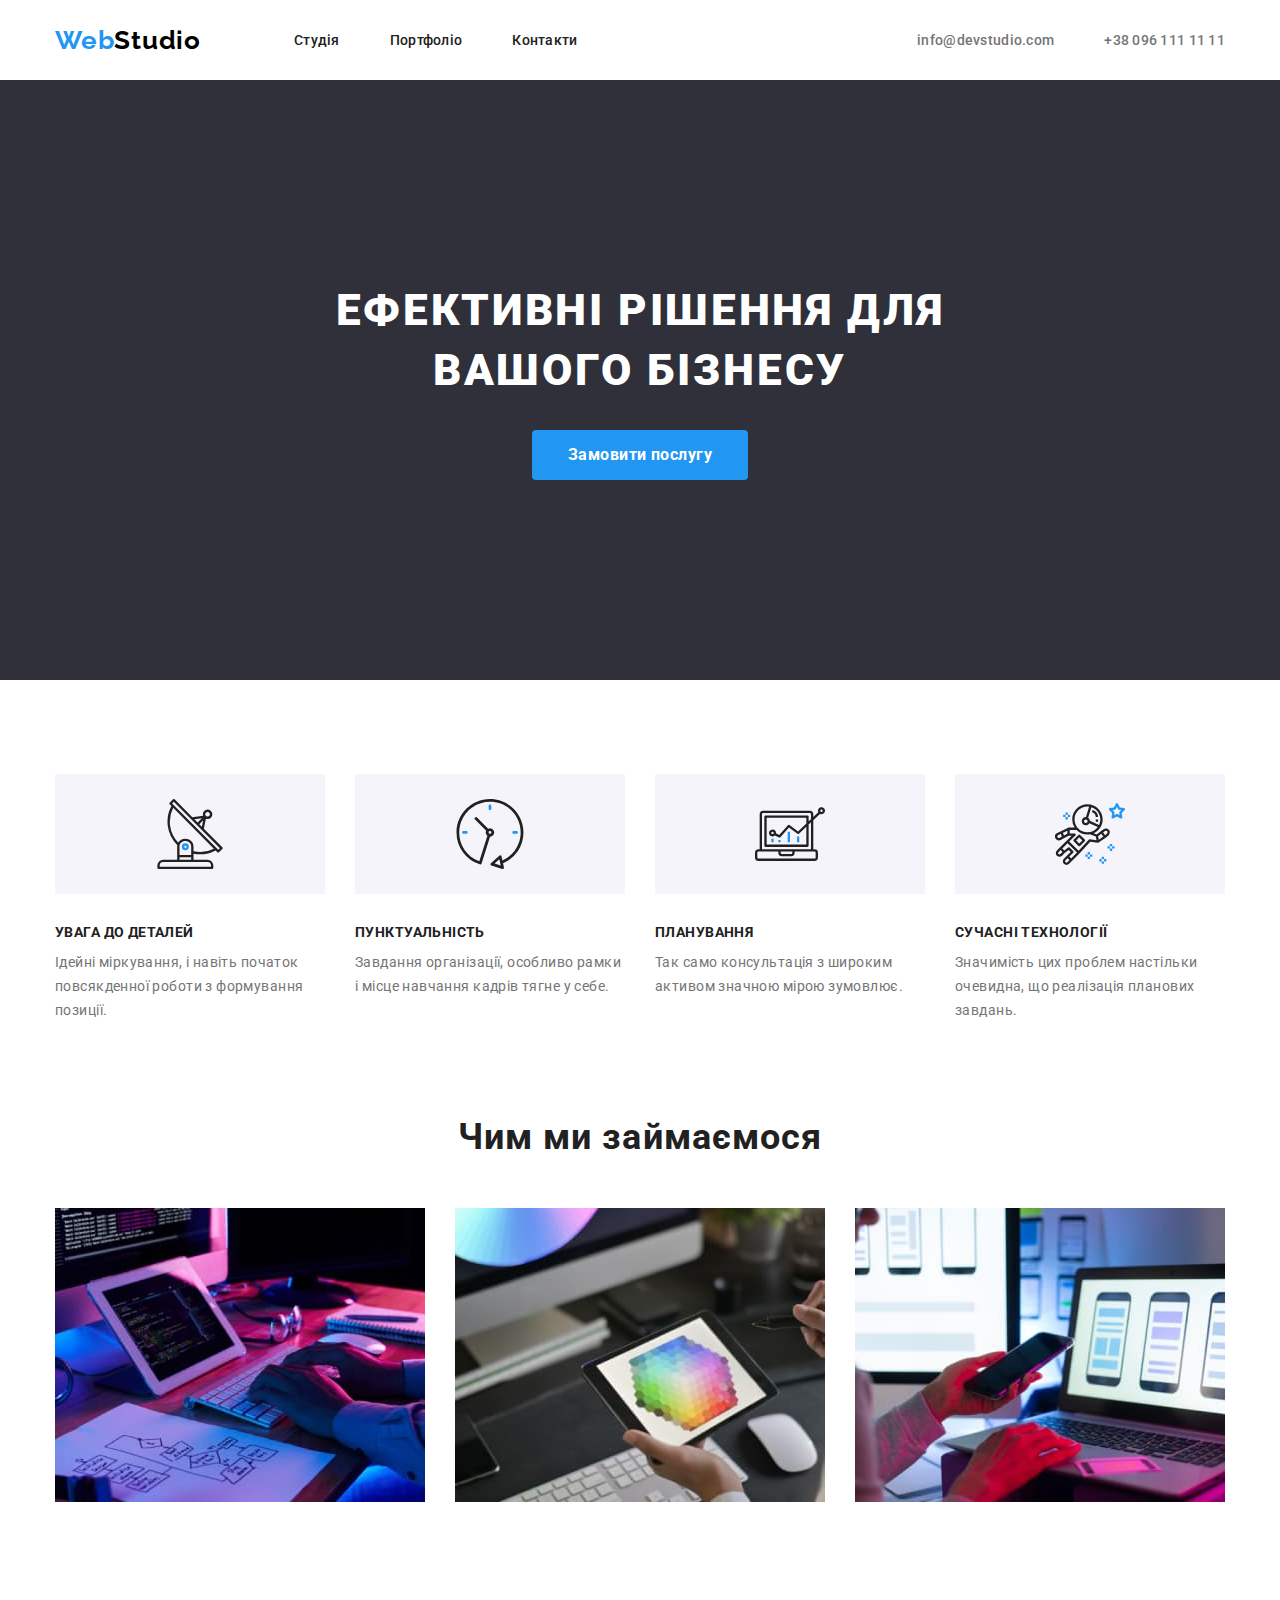
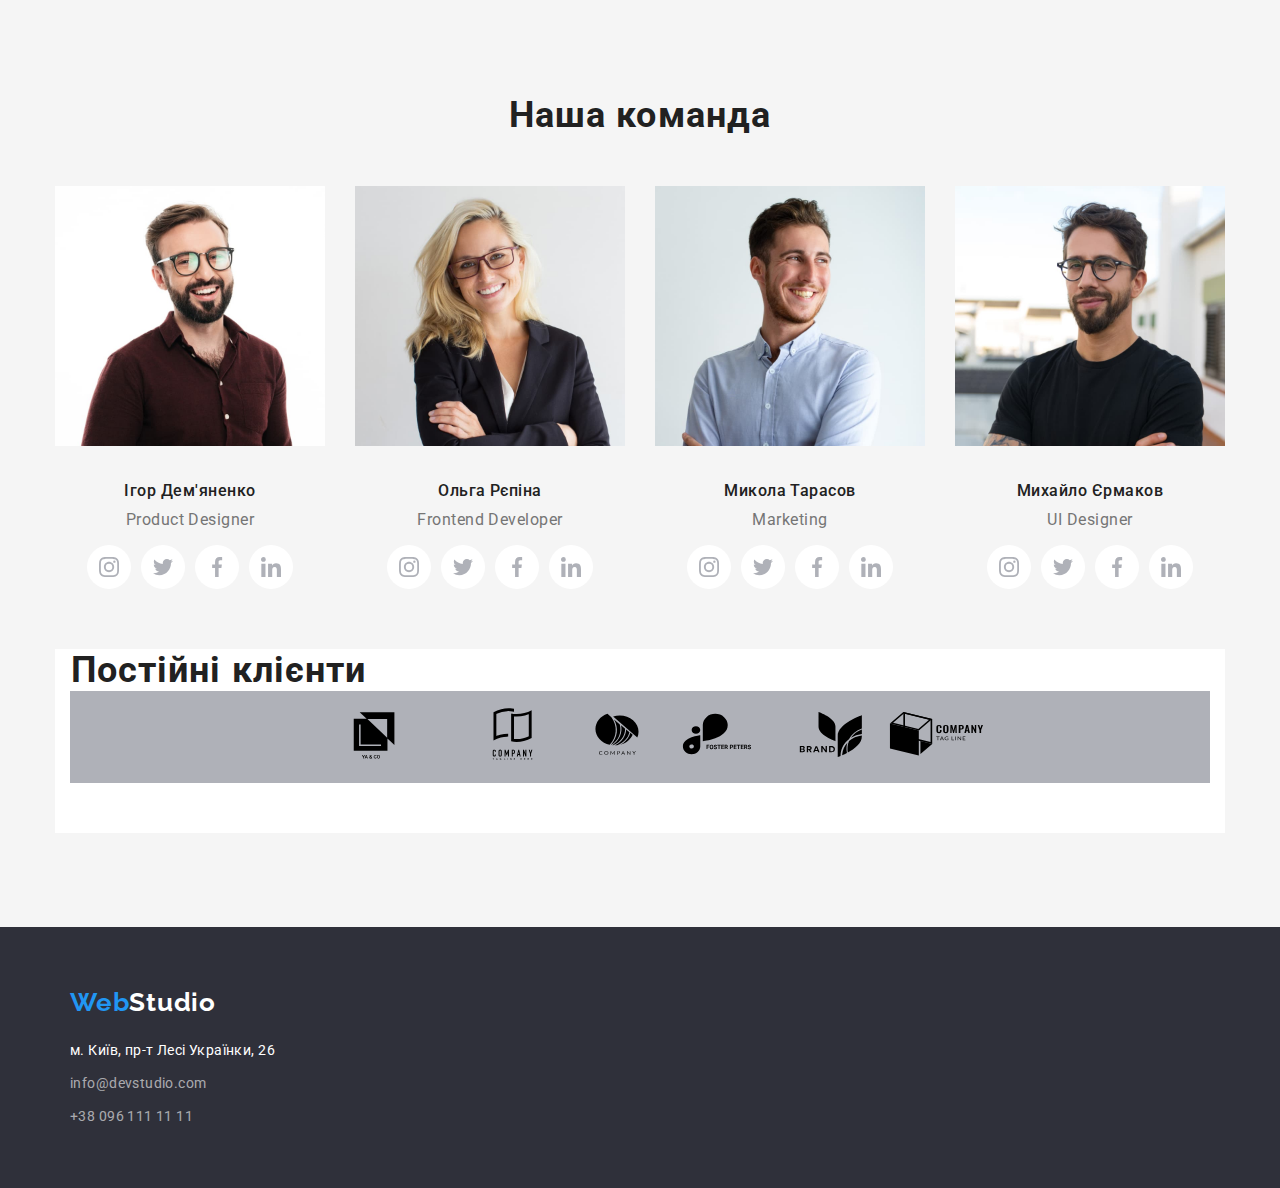
<file: index.html>
<!DOCTYPE html>
<html lang="ua">
<head>
    <meta charset="UTF-8">
    <meta http-equiv="X-UA-Compatible" content="IE=edge">
    <meta name="viewport" content="width=device-width, initial-scale=1.0">
    <title>goit-markup</title>
    <link rel="preconnect" href="https://fonts.googleapis.com">
    <link rel="preconnect" href="https://fonts.gstatic.com" crossorigin>
    <link href="https://fonts.googleapis.com/css2?family=Raleway:wght@700&family=Roboto:wght@400;500;700;900&display=swap"
    rel="stylesheet">
    <link rel="stylesheet" href="https://cdnjs.cloudflare.com/ajax/libs/modern-normalize/1.1.0/modern-normalize.min.css">
    <link rel="stylesheet" href="./style.css">
</head>

<body>

    <header>
       <div class="container-header container">
        <a href="" class="logo-first"><span>Web</span>Studio</a>
            <nav header-nav>
            <ul class="menu-general second-f">
                <li><a href="" class="menu-list">Студія</a> </li>
                <li><a href="./portfolio.html" class="menu-list">Портфоліо</a> </li>
                <li><a href="" class="menu-list">Контакти</a> </li>
            </ul>
            </nav>
        <div class="header-group">
        <a href="mailtoinfo@devstudio.com" class="mail-header">info@devstudio.com</a>
        <a href="tel+380961111111" class="telephone-header">+38 096 111 11 11</a>
        </div>
    </div>
    </header>

    <main>
        <section class="main-hero">
            <div class="container flex-hero">
            <h1 class="main-title">Ефективні рішення для вашого бізнесу</h1>
            <button type="button" class="btn-first">Замовити послугу</button>
            </div>
        </section>

        <section class="text-style">
            <div class="text-flex ">
            <ul class="text text-f">
                <li class="text-list">
                    <div class="four-icons">
                        <svg class="" width="70" height="70">
                        <use href="./svg/icomoon/icons.svg#icon-antenna"></use>
                        </svg>
                    </div>
                    <h3 class="title">УВАГА ДО ДЕТАЛЕЙ</h3>
                    <p class="explain">Ідейні міркування, і навіть початок повсякденної роботи з формування позиції.</p>
                </li>
                <li>
                    <div class="four-icons">
                        <svg class="" width="70" height="70">
                            <use href="./svg/icomoon/icons.svg#icon-clock"></use>
                        </svg>
                    </div>
                    <h3 class="title">ПУНКТУАЛЬНІСТЬ</h3>
                    <p class="explain">Завдання організації, особливо рамки і місце навчання кадрів тягне у себе.</p>
                </li>
                <li>
                    <div class="four-icons">
                        <svg class="" width="70" height="70">
                            <use href="./svg/icomoon/icons.svg#icon-diagram"></use>
                        </svg>
                    </div>
                    <h3 class="title">ПЛАНУВАННЯ</h3>
                    <p class="explain">Так само консультація з широким активом значною мірою зумовлює.</p>
                </li>
                <li>
                    <div class="four-icons">
                        <svg class="" width="70" height="70">
                            <use href="./svg/icomoon/icons.svg#icon-astronaut"></use>
                        </svg>
                    </div>
                    <h3 class="title">СУЧАСНІ ТЕХНОЛОГІЇ</h3>
                    <p class="explain">Значимість цих проблем настільки очевидна, що реалізація планових завдань.</p>
                </li>
            </div>
            </ul>
        </section>

        <section class="three-pictures-style">
            <div  class="container three-pictures-flex">
            <h2 class="three-pictures-title">Чим ми займаємося</h2>
            <ul class="three-pictures">
                <li>
                    <img src="./img/box 1.jpg" alt="креслення" width="370" height="294">
                </li>
                <li>
                    <img src="./img/rainbow.jpg" alt="гама кольорів" width="370" height="294">
                </li>
                <li>
                    <img src="./img/pult.jpg" alt="пульт" width="370" height="294">
                </li>
            </ul>
            </div>
        </section>

        <section  class="team-our">
            <div class="container our-team-flex">
                <h2 class="our-team-title">Наша команда</h2>
                <ul class="our-team-list team-flex">
            <li>
                <img src="./img/glass-brown.jpg" alt="Ігор Дем'яненко" width="270" height="260"> 
                <div class="team-four">
                    <h3 class="name">Ігор Дем'яненко</h3>
                    <p class="position">Product Designer</p>
                    <ul class="socials-list">
                        <li>
                             <a class="social-link"
                                href="https://instagram.com" 
                                target="_blank" 
                                rel="noopener noreferrer" 
                                aria-label="Instagram icon"
                                >
                                <svg class="social-icon" width="20px" height="20px">
                                <use href="./svg/icomoon/icons.svg#icon-instagram"></use>
                                </svg>
                            </a>
                        </li>
                        
                        <li>
                           <a class="social-link"
                                href="https://twitter.com"
                                aria-label="Twitter icon"
                                target="_blank"
                                rel="noopener noreferrer"
                                > 
                                <svg class="social-icon" width="20px" height="20px">
                                <use href="./svg/icomoon/icons.svg#icon-twitter"></use>
                                </svg>
                           </a>
                        </li>

                        <li>
                            <a class="social-link"
                                href="https://facebook.com"
                                aria-label="Facebook icon"
                                target="_blank"
                                rel="noopener noreferrer"
                                >
                                <svg class="social-icon" width="20" height="20">
                                <use href="./svg/icomoon/icons.svg#icon-facebook"></use>
                                </svg>
                            </a>
                        </li>

                        <li>
                            <a class="social-link"
                                href="https://linkedin.com"
                                aria-label="LinkedIn icon"
                                target="_blank"
                                rel="noopener noreferrer"
                                >
                                <svg class="social-icon" width="20px" height="20px">
                                <use href="./svg/icomoon/icons.svg#icon-linkedin"></use>
                                </svg>
                        </a>
                        </li>
                    </ul>
                </div>
            </li>
           

            <li>
                <img src="./img/girl.jpg" alt="Ольга Рєпіна" width="270" height="260">
                <div class="team-four">
                    <h3 class="name">Ольга Рєпіна</h3>
                    <p class="position">Frontend Developer</p>
                    <ul class="socials-list">
                        <li>
                            <a class="social-link" href="https://instagram.com" target="_blank" rel="noopener noreferrer"
                                aria-label="Instagram icon">
                                <svg class="social-icon" width="20px" height="20px">
                                    <use href="./svg/icomoon/icons.svg#icon-instagram"></use>
                                </svg>
                            </a>
                        </li>
                    
                        <li>
                            <a class="social-link" href="https://twitter.com" aria-label="Twitter icon" target="_blank"
                                rel="noopener noreferrer">
                                <svg class="social-icon" width="20px" height="20px">
                                    <use href="./svg/icomoon/icons.svg#icon-twitter"></use>
                                </svg>
                            </a>
                        </li>
                    
                        <li>
                            <a class="social-link" href="https://facebook.com" aria-label="Facebook icon" target="_blank"
                                rel="noopener noreferrer">
                                <svg class="social-icon" width="20" height="20">
                                    <use href="./svg/icomoon/icons.svg#icon-facebook"></use>
                                </svg>
                            </a>
                        </li>
                    
                        <li>
                            <a class="social-link" href="https://linkedin.com" aria-label="LinkedIn icon" target="_blank"
                                rel="noopener noreferrer">
                                <svg class="social-icon" width="20px" height="20px">
                                    <use href="./svg/icomoon/icons.svg#icon-linkedin"></use>
                                </svg>
                            </a>
                        </li>
                    </ul>
                </div>
                
            </li>
            <li>
                <img src="./img/man.jpg" alt="Микола Тарасов" width="270" height="260">
                <div class="team-four">
                    <h3 class="name">Микола Тарасов</h3>
                    <p class="position">Marketing</p>
                    <ul class="socials-list">
                        <li>
                            <a class="social-link" href="https://instagram.com" target="_blank" rel="noopener noreferrer"
                                aria-label="Instagram icon">
                                <svg class="social-icon" width="20px" height="20px">
                                    <use href="./svg/icomoon/icons.svg#icon-instagram"></use>
                                </svg>
                            </a>
                        </li>
                    
                        <li>
                            <a class="social-link" href="https://twitter.com" aria-label="Twitter icon" target="_blank"
                                rel="noopener noreferrer">
                                <svg class="social-icon" width="20px" height="20px">
                                    <use href="./svg/icomoon/icons.svg#icon-twitter"></use>
                                </svg>
                            </a>
                        </li>
                    
                        <li>
                            <a class="social-link" href="https://facebook.com" aria-label="Facebook icon" target="_blank"
                                rel="noopener noreferrer">
                                <svg class="social-icon" width="20" height="20">
                                    <use href="./svg/icomoon/icons.svg#icon-facebook"></use>
                                </svg>
                            </a>
                        </li>
                    
                        <li>
                            <a class="social-link" href="https://linkedin.com" aria-label="LinkedIn icon" target="_blank"
                                rel="noopener noreferrer">
                                <svg class="social-icon" width="20px" height="20px">
                                    <use href="./svg/icomoon/icons.svg#icon-linkedin"></use>
                                </svg>
                            </a>
                        </li>
                    </ul>
                </div>
                </img>
            </li>
            <li>
                <img src="./img/glass-black.jpg" alt="Михайло Єрмаков" width="270" height="260">
                <div class="team-four">
                    <h3 class="name">Михайло Єрмаков</h3>
                    <p class="position">UI Designer</p>  
                    <ul class="socials-list">
                        <li>
                            <a class="social-link" href="https://instagram.com" target="_blank" rel="noopener noreferrer"
                                aria-label="Instagram icon">
                                <svg class="social-icon" width="20px" height="20px">
                                    <use href="./svg/icomoon/icons.svg#icon-instagram"></use>
                                </svg>
                            </a>
                        </li>
                    
                        <li>
                            <a class="social-link" href="https://twitter.com" aria-label="Twitter icon" target="_blank"
                                rel="noopener noreferrer">
                                <svg class="social-icon" width="20px" height="20px">
                                    <use href="./svg/icomoon/icons.svg#icon-twitter"></use>
                                </svg>
                            </a>
                        </li>
                    
                        <li>
                            <a class="social-link" href="https://facebook.com" aria-label="Facebook icon" target="_blank"
                                rel="noopener noreferrer">
                                <svg class="social-icon" width="20" height="20">
                                    <use href="./svg/icomoon/icons.svg#icon-facebook"></use>
                                </svg>
                            </a>
                        </li>
                    
                        <li>
                            <a class="social-link" href="https://linkedin.com" aria-label="LinkedIn icon" target="_blank"
                                rel="noopener noreferrer">
                                <svg class="social-icon" width="20px" height="20px">
                                    <use href="./svg/icomoon/icons.svg#icon-linkedin"></use>
                                </svg>
                            </a>
                        </li>
                    </ul>
                </div>
                </img>
            </li>
        </ul>
        </div>

        <div class="container clients-list">
            <h2 class="clients-name">Постійні клієнти</h2>
            <ul class="clients">
                <div class="clients-icons">
                <li>
                    <svg  width="106px" height="60px">
                     <use href="./svg/icomoon/icons.svg#icon-yaco"></use>
                    </svg>
                </li>
                </div>
                <li>
                    <svg class="" width="106px" height="60px">
                        <use href="./svg/icomoon/icons.svg#icon-company"></use>
                    </svg>
                </li>

                <li>
                    <svg class="" width="106px" height="60px">
                        <use href="./svg/icomoon/icons.svg#icon-company-tree"></use>
                    </svg>
                </li>

                <li>
                    <svg class="" width="106px" height="60px">
                        <use href="./svg/icomoon/icons.svg#icon-foster-peters"></use>
                    </svg>
                </li>

                <li>
                    <svg class="" width="106px" height="60px">
                        <use href="./svg/icomoon/icons.svg#icon-brand"></use>
                    </svg>
                </li>

                <li>
                    <svg class="" width="106px" height="60px">
                        <use href="./svg/icomoon/icons.svg#icon-tag-line"></use>
                    </svg>
                </li>
            </ul>
        </div>
        </section>
        
        
    </main>

    <footer class="futurum">
        <div class="container">
        <a href="" class="logo-second"><span>Web</span>Studio</a>
        <address class="geocontakts">
            <a href="https://goo.gl/maps/4ht6zRTBkP7BmseZ8" target="_blank" rel="noopener noreferrer nofolow" class="geo">м. Київ, пр-т Лесі Українки, 26</a>
            <a href="mailtoinfo@devstudio.com" class="mail">info@devstudio.com</a>
            <a href="tel+38 096 111 11 11" class="telephone">+38 096 111 11 11</a>
        </address>
        </div>
    </footer>

</body>
</html>
</file>
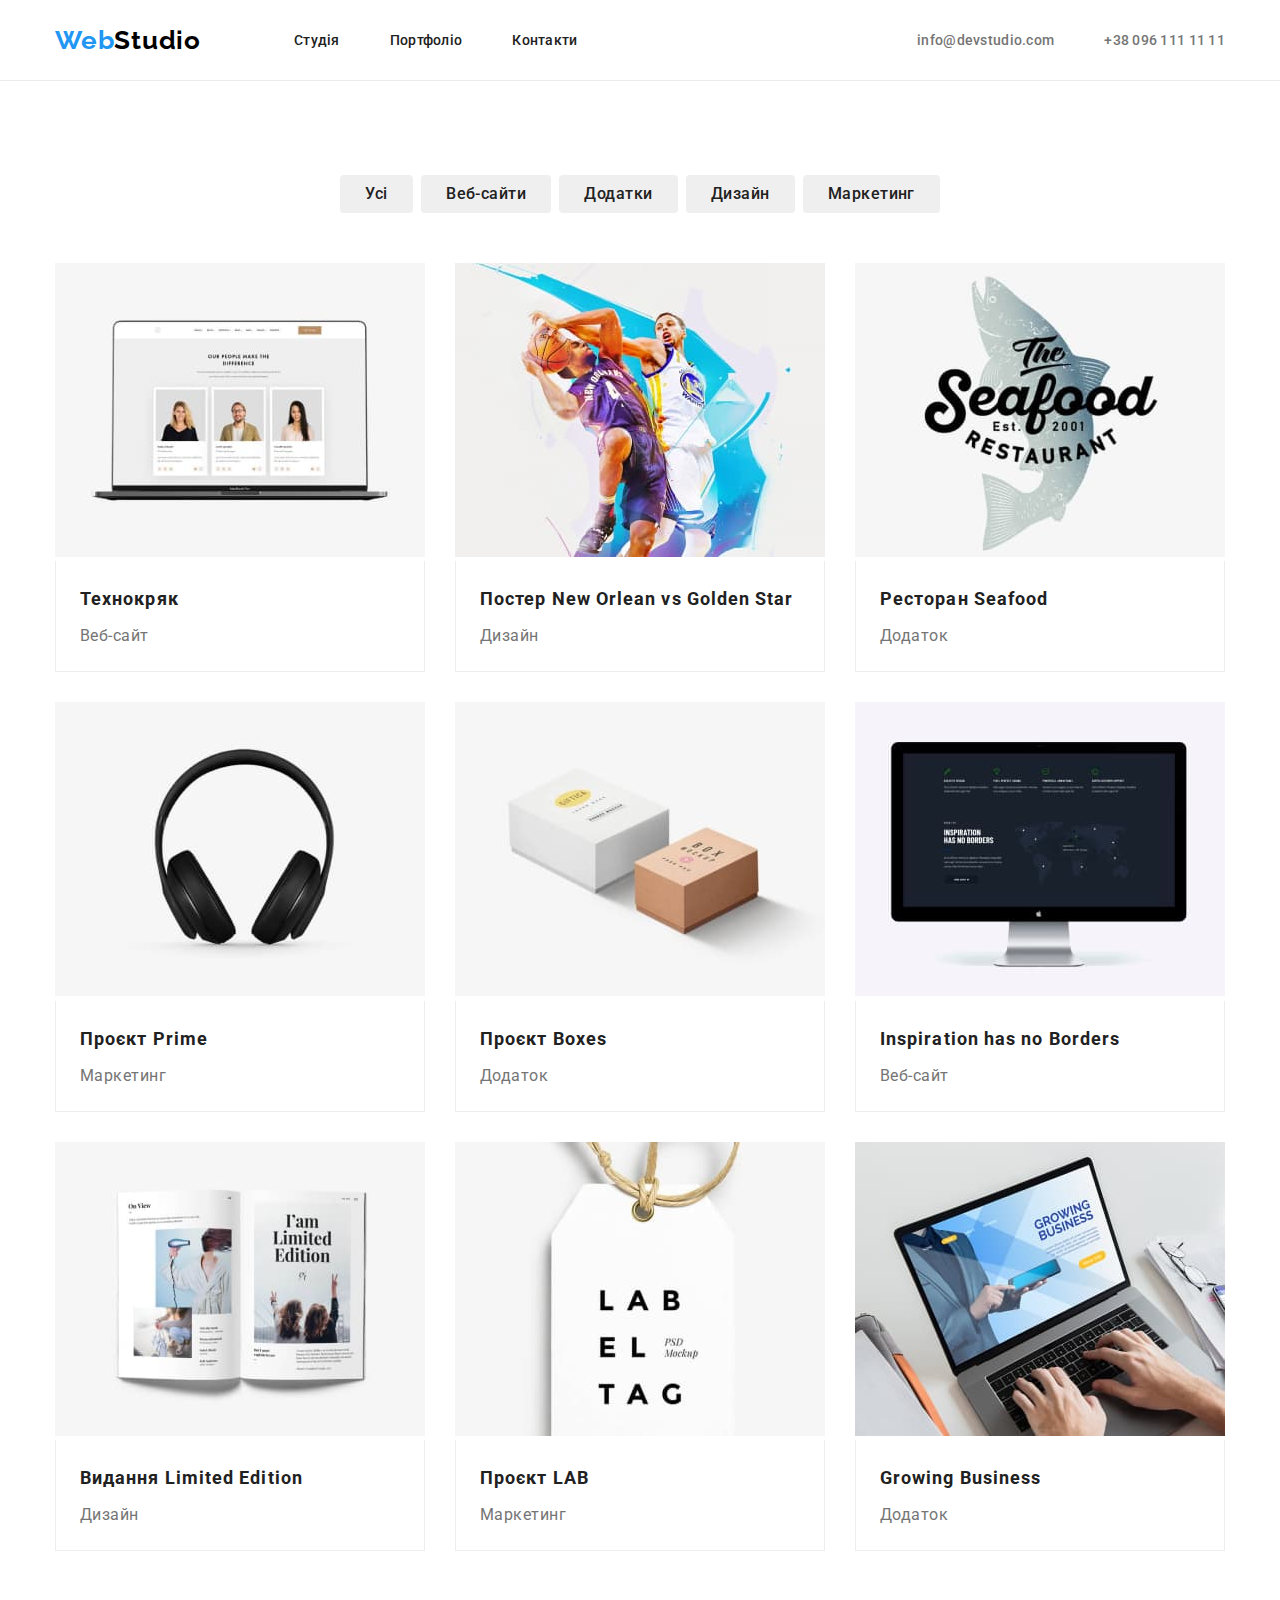
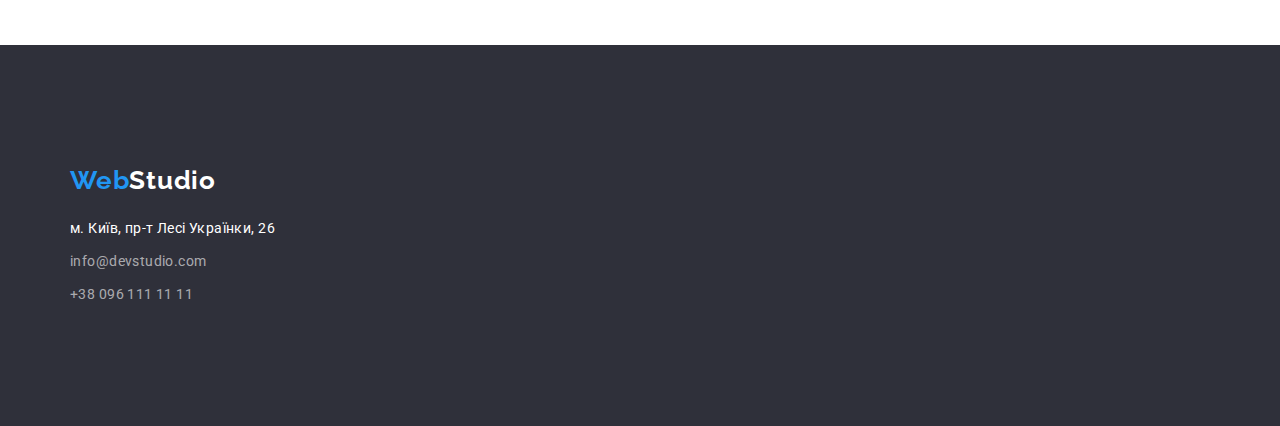
<file: portfolio.html>
<!DOCTYPE html>
<html lang="ua">
<head>
    <meta charset="UTF-8">
    <meta http-equiv="X-UA-Compatible" content="IE=edge">
    <meta name="viewport" content="width=device-width, initial-scale=1.0">
    <title>Portfolio</title>
        <link rel="preconnect" href="https://fonts.googleapis.com">
        <link rel="preconnect" href="https://fonts.gstatic.com" crossorigin>
        <link href="https://fonts.googleapis.com/css2?family=Raleway:wght@700&family=Roboto:wght@400;500;700;900&display=swap" rel="stylesheet">
        <link rel="stylesheet" href="https://cdnjs.cloudflare.com/ajax/libs/modern-normalize/1.1.0/modern-normalize.min.css">
    <link rel="stylesheet" href="./style.css">
</head>

<body>
    
    <header class="line">
      <div class="container-header container">
        <a href="" class="logo-first"><span>Web</span>Studio</a>
            <nav>
                <ul class="menu-general second-f">
                    <li><a href="./index.html" class="menu-list-port">Студія</a> </li>
                    <li><a href="" class="menu-list-port">Портфоліо</a> </li>
                    <li><a href="" class="menu-list-port">Контакти</a> </li>
                </ul>
            </nav>
        <div class="header-group">
        <a href="mailtoinfo@devstudio.com" class="mail-portfolio">info@devstudio.com</a>
        <a href="tel+38 096 111 11 11" class="telephone-portfolio">+38 096 111 11 11</a>
        </div>
    </div>
    </header>

    <main>
        <section  class="big-flex">
            <div class="container">
                <ul class="btn-five">
                    <li class="button-five">
                        <button type="button" class="name-btn">Усі</button>
                    </li>
                    <li>
                        <button type="button" class="name-btn">Веб-сайти</button>
                    </li>
                    <li>
                        <button type="button" class="name-btn">Додатки</button>
                    </li>
                    <li>
                        <button type="button" class="name-btn">Дизайн</button>
                    </li>
                    <li>
                        <button type="button" class="name-btn">Маркетинг</button>
                    </li>
                </ul>
           
            <ul class="nine-img another-nine">
                <li>
                    <img src="./img2/display.jpg" alt="display"width="370" height="294">
                       <div class="down-padding">
                        <h3 class="img-title">Технокряк</h3>
                        <p class="theme">Веб-сайт</p>
                        </div>
                    </img>
                </li>
                <li>
                    <img src="./img2/jump.jpg" alt="jump"width="370" height="294">
                        <div class="down-padding">
                            <h3 class="img-title">Постер New Orlean vs Golden Star</h3>
                            <p class="theme">Дизайн</p>
                        </div>
                    </img>
                </li>
                <li>
                    <img src="./img2/logo.jpg" alt="logo"width="370" height="294">
                        <div class="down-padding">
                            <h3 class="img-title">Ресторан Seafood</h3>
                            <p class="theme">Додаток</p>
                        </div>
                    </img>
                </li>
                <li>
                    <img src="./img2/headphone.jpg" alt="headphone"width="370" height="294">
                       <div class="down-padding">
                            <h3 class="img-title">Проєкт Prime</h3>
                            <p class="theme">Маркетинг</p>
                       </div> 
                    </img>
                </li>
                <li>
                    <img src="./img2/block.jpg" alt="block"width="370" height="294">
                        <div class="down-padding">
                            <h3 class="img-title">Проєкт Boxes</h3>
                            <p class="theme">Додаток</p>
                        </div>
                    </img>
                </li>
                <li>
                    <img src="./img2/blackdisplay.jpg" alt="blackdisplay"width="370" height="294">
                        <div class="down-padding">
                            <h3 class="img-title">Inspiration has no Borders</h3>
                            <p class="theme">Веб-сайт</p>
                        </div>
                    </img>
                </li>
                <li>
                    <img src="./img2/page.jpg" alt="page"width="370" height="294">
                        <div class="down-padding">
                            <h3 class="img-title">Видання Limited Edition</h3>
                            <p class="theme">Дизайн</p>
                        </div>
                    </img>
                </li>
                <li>
                    <img src="./img2/label.jpg" alt="label"width="370" height="294">
                        <div class="down-padding">
                            <h3 class="img-title">Проєкт LAB</h3>
                            <p class="theme">Маркетинг</p>
                        </div>
                    </img>
                </li>
                <li>
                    <img src="./img2/hands.jpg" alt="hands"width="370" height="294">
                        <div class="down-padding">
                            <h3 class="img-title">Growing Business</h3>
                            <p class="theme">Додаток</p>
                        </div>
                   </img>
                </li>
            </ul>
            </div>
        </section>
    </main>

    <footer class="futurum">
            <div class="container futurum">
            <a href="" class="logo-second"><span>Web</span>Studio</a>
        
        <address class="geocontakts">
            <a href="https://goo.gl/maps/4ht6zRTBkP7BmseZ8" target="_blank" rel="noopener noreferrer nofolow" class="geo">м.
                Київ, пр-т Лесі Українки, 26</a>
            <a href="mailtoinfo@devstudio.com" class="mail">info@devstudio.com</a>
            <a href="tel+38 096 111 11 11" class="telephone">+38 096 111 11 11</a>
        </address>
            </div>
    </footer>

</body>
</html>
</file>
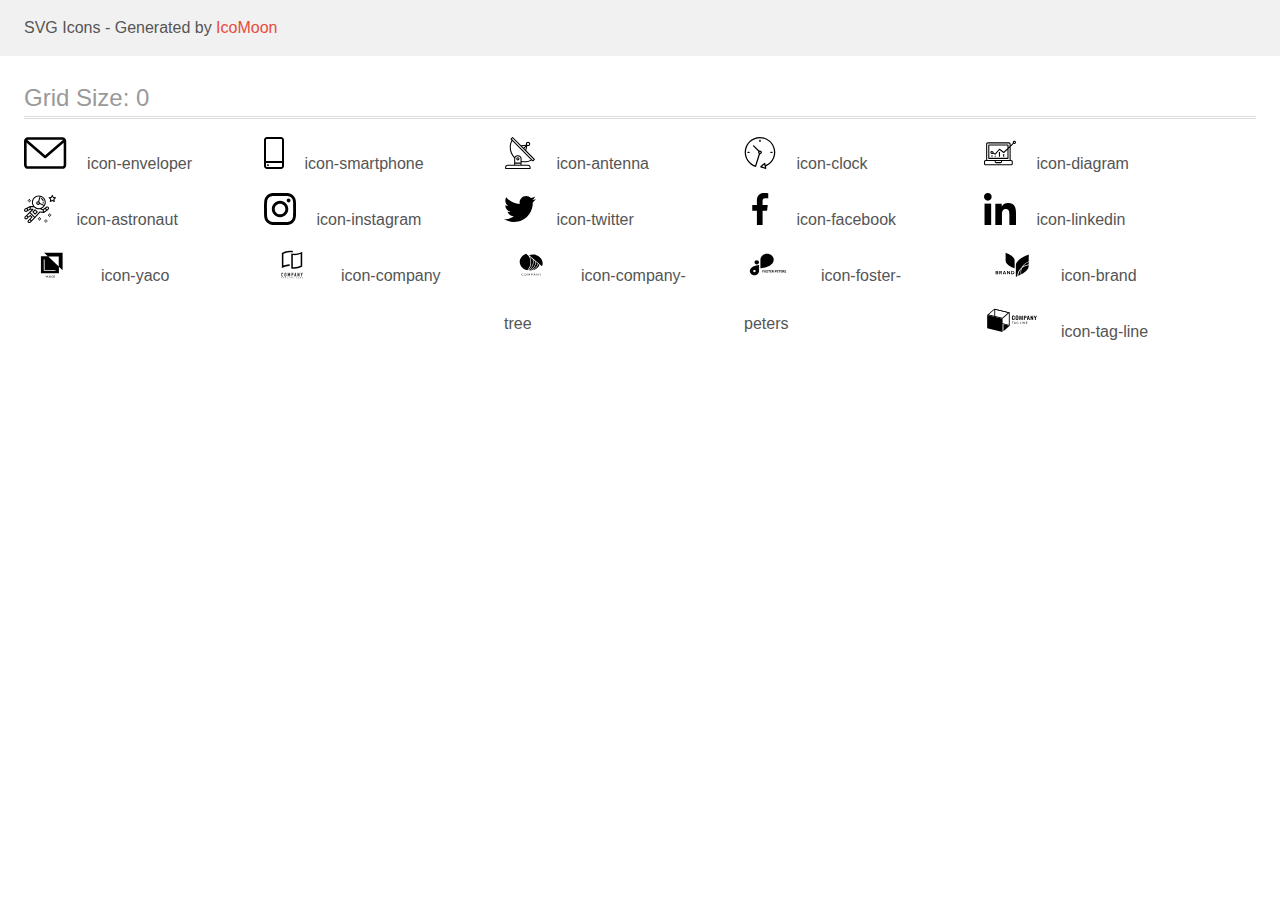
<file: svg/icomoon/demo.html>
<!doctype html>
<html>
<head>
    <title>IcoMoon - SVG Icons</title>
    <meta charset="utf-8">
    <meta name="viewport" content="width=device-width, initial-scale=1">
    <link rel="stylesheet" href="demo-files/demo.css">
    <link rel="stylesheet" href="style.css">
</head>
<body>
<svg aria-hidden="true" style="position: absolute; width: 0; height: 0; overflow: hidden;" version="1.1" xmlns="http://www.w3.org/2000/svg" xmlns:xlink="http://www.w3.org/1999/xlink">
<defs>
<symbol id="icon-enveloper" viewBox="0 0 43 32">
<path d="M38.667 0h-34.667c-2.206 0-4 1.794-4 4v24c0 2.206 1.794 4 4 4h34.667c2.206 0 4-1.794 4-4v-24c0-2.206-1.794-4-4-4v0zM38.667 2.667c0.181 0 0.353 0.038 0.511 0.103l-17.844 15.466-17.844-15.466c0.158-0.066 0.33-0.103 0.511-0.103h34.667zM38.667 29.333h-34.667c-0.736 0-1.333-0.598-1.333-1.333v-22.413l17.793 15.421c0.251 0.217 0.563 0.326 0.874 0.326s0.622-0.108 0.874-0.326l17.793-15.421v22.413c0 0.736-0.598 1.333-1.333 1.333v0z"></path>
</symbol>
<symbol id="icon-smartphone" viewBox="0 0 20 32">
<path d="M17 0h-14c-1.654 0-3 1.346-3 3v26c0 1.654 1.346 3 3 3h14c1.654 0 3-1.346 3-3v-26c0-1.654-1.346-3-3-3zM3 2h14c0.552 0 1 0.448 1 1v21h-16v-21c0-0.552 0.448-1 1-1zM17 30h-14c-0.552 0-1-0.448-1-1v-3h16v3c0 0.552-0.448 1-1 1z"></path>
<path d="M4.707 27.478c0.391 0.365 0.391 0.956 0 1.321s-1.024 0.365-1.414 0c-0.391-0.365-0.391-0.956 0-1.321s1.024-0.365 1.414 0z"></path>
</symbol>
<symbol id="icon-antenna" viewBox="0 0 32 32">
<path d="M30.773 22.098l-8.443-8.505 0.937-4.615c0.242 0.094 0.499 0.144 0.758 0.146h0.006c1.192 0.014 2.17-0.941 2.184-2.133s-0.941-2.17-2.133-2.184c-1.192-0.014-2.17 0.941-2.184 2.133-0.003 0.255 0.039 0.509 0.125 0.749l-4.96 0.605-8.091-8.133c-0.099-0.101-0.235-0.159-0.377-0.16-0.14 0.001-0.274 0.056-0.373 0.155l-1.513 1.504c-0.208 0.208-0.208 0.546 0 0.754l0.814 0.826c-3.153 5.798-2.129 12.978 2.519 17.663 0.043 0.041 0.092 0.074 0.146 0.098-0.034 0.18-0.051 0.364-0.052 0.547v6.187h-6.4c-1.472 0.002-2.665 1.195-2.667 2.667v1.067c0 0.295 0.239 0.533 0.533 0.533h24.533c0.295 0 0.533-0.239 0.533-0.533v-1.067c-0.002-1.472-1.195-2.665-2.667-2.667h-6.4v-2.742c1.003 0.21 2.024 0.317 3.049 0.32 2.458-0.003 4.877-0.615 7.040-1.783l0.818 0.823c0.099 0.101 0.235 0.159 0.377 0.16 0.14-0.001 0.274-0.056 0.373-0.155l1.513-1.504c0.208-0.208 0.208-0.546 0-0.754zM23.28 6.233c0.418-0.415 1.093-0.414 1.508 0.004s0.414 1.093-0.004 1.508c-0.2 0.199-0.47 0.31-0.752 0.31h-0.003c-0.589-0.003-1.064-0.483-1.061-1.072 0.002-0.282 0.115-0.552 0.314-0.751h-0.002zM22.024 9.738l-0.598 2.946-1.175-1.182 1.774-1.763zM21.419 8.836l-1.92 1.909-1.485-1.493 3.405-0.415zM24.004 28.8c0.884 0 1.6 0.716 1.6 1.6v0.533h-23.467v-0.533c0-0.884 0.716-1.6 1.6-1.6h20.267zM16.537 26.667v1.067h-5.333v-1.067h5.333zM11.204 25.6v-4.053c0-1.294 1.196-2.347 2.667-2.347s2.667 1.053 2.667 2.347v4.053h-5.333zM17.604 23.904v-2.357c0-1.882-1.675-3.413-3.733-3.413-1.331-0.020-2.576 0.657-3.281 1.786-4.058-4.274-4.971-10.645-2.279-15.887l18.602 18.708c-2.872 1.461-6.165 1.873-9.309 1.163zM28.893 23.22l-21.057-21.181 0.755-0.752 7.935 7.98c0.004 0 0.006 0.007 0.010 0.010l13.115 13.191-0.757 0.752z"></path>
<path d="M13.876 20.267h-0.005c-0.884-0.001-1.601 0.714-1.602 1.598s0.714 1.601 1.598 1.602h0.005c0.884 0.001 1.601-0.714 1.602-1.598s-0.714-1.601-1.598-1.602zM14.249 22.245c-0.1 0.1-0.236 0.156-0.378 0.155-0.295-0.002-0.532-0.242-0.531-0.536 0.001-0.141 0.057-0.276 0.157-0.375s0.233-0.154 0.373-0.155c0.295 0.002 0.532 0.241 0.53 0.536-0.001 0.141-0.057 0.276-0.157 0.375h0.005z"></path>
</symbol>
<symbol id="icon-clock" viewBox="0 0 32 32">
<path d="M31.297 15.301c-0.002-8.452-6.855-15.303-15.308-15.301s-15.303 6.855-15.301 15.308c0.001 6.658 4.307 12.551 10.649 14.576 0.061 0.019 0.124 0.029 0.187 0.029 0.121-0 0.239-0.032 0.342-0.094 0.135-0.080 0.236-0.207 0.283-0.356l3.865-12.25c1.057-0.005 1.909-0.866 1.903-1.923s-0.866-1.909-1.923-1.903c-0.284 0.001-0.565 0.067-0.82 0.191l-5.106-5.107c-0.253-0.245-0.657-0.238-0.902 0.016-0.239 0.247-0.239 0.639 0 0.886l5.103 5.109c-0.392 0.799-0.168 1.764 0.536 2.309l-3.683 11.673c-7.278-2.681-11.004-10.754-8.323-18.032s10.754-11.004 18.032-8.323 11.004 10.754 8.323 18.032c-1.31 3.556-4.001 6.431-7.462 7.973l-0.398-1.874c-0.073-0.344-0.411-0.565-0.756-0.492-0.109 0.023-0.209 0.074-0.292 0.148l-3.837 3.426c-0.263 0.234-0.287 0.637-0.052 0.9 0.076 0.085 0.174 0.149 0.283 0.184l4.899 1.563c0.335 0.108 0.694-0.077 0.802-0.412 0.034-0.106 0.040-0.219 0.017-0.328l-0.391-1.839c5.664-2.388 9.342-7.942 9.329-14.089v0zM15.992 14.664c0.352 0 0.638 0.286 0.638 0.638s-0.286 0.638-0.638 0.638c-0.352 0-0.638-0.285-0.638-0.638s0.285-0.638 0.638-0.638zM18.093 29.528l2.184-1.948 0.603 2.84-2.787-0.892z"></path>
<path d="M15.354 3.185v1.275c0 0.352 0.285 0.638 0.638 0.638s0.638-0.285 0.638-0.638v-1.275c0-0.352-0.286-0.638-0.638-0.638s-0.638 0.286-0.638 0.638z"></path>
<path d="M3.876 14.664c-0.352 0-0.638 0.286-0.638 0.638s0.285 0.638 0.638 0.638h1.275c0.352 0 0.638-0.285 0.638-0.638s-0.285-0.638-0.638-0.638h-1.275z"></path>
<path d="M28.108 15.939c0.352 0 0.638-0.285 0.638-0.638s-0.285-0.638-0.638-0.638h-1.275c-0.352 0-0.638 0.286-0.638 0.638s0.286 0.638 0.638 0.638h1.275z"></path>
</symbol>
<symbol id="icon-diagram" viewBox="0 0 32 32">
<path d="M14.926 14.965h1.066v4.798h-1.066v-4.797z"></path>
<path d="M19.19 17.097h1.066v2.665h-1.066v-2.665z"></path>
<path d="M10.661 18.696h1.066v1.066h-1.066v-1.066z"></path>
<path d="M7.463 18.163h1.066v1.599h-1.066v-1.599z"></path>
<path d="M1.599 28.291h25.587c0.883 0 1.599-0.716 1.599-1.599v-2.132c0-0.883-0.716-1.599-1.599-1.599h-0.533v-13.293l3.028-2.868c0.703 0.346 1.553 0.136 2.013-0.499s0.396-1.508-0.152-2.068-1.42-0.644-2.065-0.198c-0.644 0.446-0.873 1.292-0.542 2.002l-2.281 2.163v-1.23c0-0.883-0.716-1.599-1.599-1.599h-21.322c-0.883 0-1.599 0.716-1.599 1.599v15.992h-0.533c-0.883 0-1.599 0.716-1.599 1.599v2.132c0 0.883 0.716 1.599 1.599 1.599zM30.384 4.837c0.294 0 0.533 0.239 0.533 0.533s-0.239 0.533-0.533 0.533c-0.294 0-0.533-0.239-0.533-0.533s0.239-0.533 0.533-0.533zM3.198 6.969c0-0.294 0.239-0.533 0.533-0.533h21.322c0.294 0 0.533 0.239 0.533 0.533v2.239l-1.066 1.013v-2.186c0-0.294-0.239-0.533-0.533-0.533h-19.19c-0.294 0-0.533 0.239-0.533 0.533v13.326c0 0.294 0.239 0.533 0.533 0.533h19.19c0.294 0 0.533-0.239 0.533-0.533v-9.674l1.066-1.010v12.284h-22.388v-15.992zM7.996 13.899c-0.721-0.002-1.354 0.478-1.546 1.174s0.105 1.433 0.725 1.801c0.62 0.368 1.41 0.276 1.928-0.226l1.853 0.93c0.215 0.108 0.476 0.057 0.636-0.123l3.939-4.431 3.872 2.901c0.208 0.156 0.498 0.139 0.686-0.039l3.365-3.188v8.131h-18.124v-12.26h18.124v2.66l-3.771 3.572-3.904-2.927c-0.222-0.166-0.534-0.135-0.718 0.072l-3.993 4.493-1.493-0.746c0.011-0.064 0.018-0.129 0.020-0.193 0-0.883-0.716-1.599-1.599-1.599zM8.529 15.498c0 0.294-0.239 0.533-0.533 0.533s-0.533-0.239-0.533-0.533c0-0.294 0.239-0.533 0.533-0.533s0.533 0.239 0.533 0.533zM11.727 24.027h5.331v0.533c0 0.294-0.239 0.533-0.533 0.533h-4.264c-0.294 0-0.533-0.239-0.533-0.533v-0.533zM1.066 24.56c0-0.294 0.239-0.533 0.533-0.533h9.062v0.533c0 0.883 0.716 1.599 1.599 1.599h4.264c0.883 0 1.599-0.716 1.599-1.599v-0.533h9.062c0.294 0 0.533 0.239 0.533 0.533v2.132c0 0.294-0.239 0.533-0.533 0.533h-25.587c-0.294 0-0.533-0.239-0.533-0.533v-2.132z"></path>
</symbol>
<symbol id="icon-astronaut" viewBox="0 0 32 32">
<path d="M31.974 4.524c-0.063-0.193-0.229-0.333-0.43-0.363l-1.91-0.278-0.855-1.731c-0.179-0.365-0.777-0.365-0.956 0l-0.855 1.731-1.91 0.278c-0.201 0.029-0.367 0.17-0.431 0.363-0.062 0.193-0.011 0.405 0.135 0.547l1.383 1.348-0.326 1.903c-0.034 0.2 0.048 0.402 0.212 0.522 0.166 0.121 0.382 0.135 0.562 0.040l1.709-0.899 1.709 0.899c0.078 0.041 0.164 0.061 0.249 0.061 0.11 0 0.221-0.034 0.314-0.102 0.164-0.119 0.246-0.322 0.212-0.522l-0.326-1.903 1.383-1.348c0.145-0.142 0.197-0.354 0.135-0.547zM29.511 5.851c-0.125 0.122-0.183 0.299-0.153 0.472l0.191 1.114-1-0.526c-0.078-0.041-0.163-0.061-0.249-0.061s-0.17 0.020-0.249 0.061l-1.001 0.526 0.191-1.114c0.030-0.173-0.028-0.349-0.153-0.472l-0.81-0.789 1.119-0.163c0.174-0.025 0.324-0.134 0.402-0.292l0.5-1.013 0.5 1.013c0.078 0.157 0.228 0.267 0.402 0.292l1.119 0.163-0.809 0.789z"></path>
<path d="M26.134 20.522h-1.067v1.067h1.067v-1.067z"></path>
<path d="M26.134 22.656h-1.067v1.067h1.067v-1.067z"></path>
<path d="M27.2 21.589h-1.067v1.067h1.067v-1.067z"></path>
<path d="M25.067 21.589h-1.067v1.067h1.067v-1.067z"></path>
<path d="M22.4 26.389h-1.067v1.067h1.067v-1.067z"></path>
<path d="M22.4 28.522h-1.067v1.067h1.067v-1.067z"></path>
<path d="M23.467 27.456h-1.067v1.067h1.067v-1.067z"></path>
<path d="M21.333 27.456h-1.067v1.067h1.067v-1.067z"></path>
<path d="M16 24.256h-1.067v1.067h1.067v-1.067z"></path>
<path d="M16 26.389h-1.067v1.067h1.067v-1.067z"></path>
<path d="M17.067 25.322h-1.067v1.067h1.067v-1.067z"></path>
<path d="M14.933 25.322h-1.067v1.067h1.067v-1.067z"></path>
<path d="M5.867 6.122h-1.067v1.067h1.067v-1.067z"></path>
<path d="M5.867 8.255h-1.067v1.067h1.067v-1.067z"></path>
<path d="M6.933 7.189h-1.067v1.067h1.067v-1.067z"></path>
<path d="M4.8 7.189h-1.067v1.067h1.067v-1.067z"></path>
<path d="M24.715 14.159c-0.287-0.388-0.709-0.637-1.188-0.705-0.481-0.068-0.956 0.058-1.34 0.352l-1.252 0.96-1.898 1.417-1.358-0.541c2.421-1.086 4.114-3.508 4.114-6.32 0-3.823-3.123-6.933-6.961-6.933s-6.961 3.11-6.961 6.933c0 1.386 0.414 2.674 1.12 3.758l-2.764-0.024c-0.002 0-0.003 0-0.005 0-0.009 0-0.015 0.004-0.023 0.005-0.053 0.002-0.105 0.013-0.155 0.031-0.013 0.005-0.026 0.008-0.038 0.013-0.006 0.003-0.013 0.003-0.019 0.006l-3.233 1.596c-0.001 0-0.001 0-0.001 0.001l-1.893 0.911c-0.021 0.009-0.042 0.021-0.063 0.035-0.755 0.502-1.012 1.489-0.598 2.295 0.22 0.429 0.595 0.745 1.056 0.889 0.178 0.055 0.359 0.083 0.539 0.083 0.29 0 0.577-0.071 0.839-0.211l1.388-0.738 2.264-1.169 1.357-0.008-5.442 5.416c-0.001 0.001-0.001 0.001-0.002 0.001l-1.339 1.333c-0.316 0.315-0.49 0.732-0.49 1.178s0.174 0.863 0.49 1.179c0.325 0.323 0.752 0.485 1.179 0.485s0.854-0.162 1.18-0.485l1.314-1.309 1.741-1.3 0.901 0.897-1.762 1.754c-0 0.001-0.001 0.001-0.002 0.001l-1.339 1.333c-0.316 0.315-0.49 0.732-0.49 1.178s0.174 0.863 0.49 1.179c0.325 0.323 0.753 0.485 1.18 0.485s0.855-0.162 1.18-0.485l3.482-3.467c0.001-0.001 0.001-0.001 0.001-0.002l1.010-1-0.004-0.004c0.006-0.006 0.015-0.009 0.022-0.015l5.166-5.658 3.471 0.494c0.025 0.004 0.050 0.005 0.075 0.005 0.065 0 0.127-0.015 0.187-0.038 0.018-0.006 0.033-0.015 0.050-0.023 0.019-0.010 0.039-0.015 0.058-0.027l3.213-2.133c0.012-0.008 0.018-0.021 0.029-0.029 0.013-0.010 0.029-0.014 0.041-0.026l1.271-1.191c0.662-0.62 0.753-1.635 0.212-2.362zM2.13 17.77c-0.173 0.093-0.37 0.111-0.558 0.052-0.187-0.058-0.338-0.186-0.427-0.358-0.161-0.314-0.068-0.695 0.214-0.902l1.314-0.632 0.449 1.312-0.992 0.528zM5.628 15.942l-1.548 0.8-0.439-1.283 2.027-1.001-0.040 1.484zM20.727 9.322c0 0.918-0.219 1.785-0.599 2.559l-4.181-1.899c-0.044-0.573-0.341-1.075-0.788-1.388l1.464-4.86c2.378 0.756 4.105 2.974 4.105 5.588zM8.938 9.322c0-3.235 2.644-5.867 5.894-5.867 0.253 0 0.5 0.021 0.745 0.052l-1.432 4.754c-0.019-0.001-0.037-0.006-0.057-0.006-1.033 0-1.873 0.837-1.873 1.867s0.84 1.867 1.873 1.867c0.694 0 1.294-0.383 1.618-0.945l3.862 1.755c-1.075 1.446-2.795 2.39-4.737 2.39-3.25 0-5.894-2.632-5.894-5.867zM14.894 10.122c0 0.441-0.362 0.8-0.806 0.8s-0.806-0.359-0.806-0.8c0-0.441 0.362-0.8 0.806-0.8s0.806 0.359 0.806 0.8zM2.465 25.146c-0.236 0.234-0.619 0.234-0.854 0.001-0.114-0.114-0.176-0.263-0.176-0.423s0.062-0.309 0.176-0.421l0.962-0.958 0.851 0.848-0.959 0.955zM5.679 28.88c-0.236 0.234-0.619 0.235-0.855 0.001-0.114-0.114-0.176-0.263-0.176-0.423s0.062-0.309 0.176-0.421l0.963-0.959 0.852 0.848-0.96 0.955zM9.16 25.411c-0.001 0-0.001 0-0.002 0.001l-1.765 1.76-0.852-0.848 1.763-1.755c0 0 0 0 0-0s0.001-0.001 0.002-0.001c0.040-0.040 0.065-0.088 0.090-0.135 0.007-0.014 0.020-0.026 0.026-0.040 0.017-0.041 0.019-0.085 0.026-0.129 0.003-0.025 0.014-0.047 0.014-0.073 0-0.036-0.013-0.070-0.020-0.106-0.006-0.032-0.006-0.065-0.019-0.095-0.020-0.050-0.055-0.094-0.091-0.138-0.010-0.012-0.014-0.027-0.025-0.038 0 0 0 0-0.001 0s-0.001-0.002-0.001-0.002l-1.607-1.6c-0.017-0.017-0.039-0.024-0.058-0.038-0.028-0.022-0.055-0.042-0.087-0.058-0.030-0.015-0.061-0.024-0.093-0.033-0.034-0.010-0.067-0.017-0.103-0.020-0.033-0.002-0.063 0.001-0.095 0.005-0.036 0.004-0.069 0.009-0.104 0.020-0.034 0.011-0.063 0.027-0.094 0.045-0.020 0.011-0.042 0.015-0.061 0.029l-1.773 1.324-0.901-0.897 2.399-2.386 4.361 4.289-0.928 0.919zM15.979 18.394c-0.015-0.002-0.030 0.004-0.045 0.003-0.039-0.002-0.076 0.001-0.115 0.007-0.030 0.005-0.059 0.011-0.088 0.021-0.034 0.012-0.065 0.028-0.097 0.047-0.030 0.018-0.057 0.037-0.083 0.061-0.013 0.011-0.028 0.017-0.040 0.029l-4.698 5.146-4.328-4.257 2.833-2.818c0.209-0.208 0.21-0.546 0.002-0.755-0.105-0.105-0.243-0.157-0.381-0.156v-0.001l-2.219 0.013 0.028-1.607 3.104 0.027c1.265 1.294 3.029 2.101 4.981 2.101 0.437 0 0.864-0.045 1.279-0.123 0.040 0.032 0.079 0.065 0.13 0.085l2.41 0.96 0.331 1.644-3.003-0.427zM20.020 18.572l-0.313-1.558 1.446-1.080 0.947 1.257-2.080 1.381zM23.774 15.741l-0.838 0.785-0.931-1.236 0.831-0.637c0.155-0.119 0.351-0.168 0.543-0.143 0.193 0.027 0.364 0.128 0.48 0.284 0.217 0.292 0.18 0.699-0.085 0.947z"></path>
<path d="M13.602 18.544l-2.143-2.133c-0.207-0.207-0.545-0.207-0.753 0l-2.142 2.133c-0.1 0.101-0.157 0.236-0.157 0.378s0.056 0.278 0.157 0.378l2.142 2.133c0.104 0.103 0.241 0.155 0.377 0.155s0.273-0.052 0.376-0.155l2.143-2.133c0.1-0.1 0.157-0.236 0.157-0.378s-0.057-0.278-0.157-0.378zM11.083 20.303l-1.387-1.381 1.387-1.381 1.387 1.381-1.387 1.381z"></path>
<path d="M17.164 5.071l-0.258 1.036c0.071 0.018 1.738 0.452 1.738 2.149h1.067c-0-2.017-1.666-2.965-2.547-3.185z"></path>
<path d="M19.711 9.322h-1.067v1.067h1.067v-1.067z"></path>
</symbol>
<symbol id="icon-instagram" viewBox="0 0 32 32">
<path d="M31.969 9.408c-0.075-1.7-0.35-2.869-0.744-3.882-0.406-1.075-1.032-2.038-1.851-2.838-0.8-0.813-1.769-1.444-2.832-1.844-1.019-0.394-2.182-0.669-3.882-0.744-1.713-0.081-2.257-0.1-6.601-0.1s-4.888 0.019-6.595 0.094c-1.7 0.075-2.869 0.35-3.882 0.744-1.075 0.406-2.038 1.031-2.838 1.85-0.813 0.8-1.444 1.769-1.844 2.832-0.394 1.019-0.669 2.182-0.744 3.882-0.081 1.713-0.1 2.257-0.1 6.601s0.019 4.888 0.094 6.595c0.075 1.7 0.35 2.869 0.744 3.882 0.406 1.075 1.038 2.038 1.85 2.838 0.8 0.813 1.769 1.444 2.832 1.844 1.019 0.394 2.182 0.669 3.882 0.744 1.706 0.075 2.25 0.094 6.595 0.094s4.888-0.019 6.595-0.094c1.7-0.075 2.869-0.35 3.882-0.744 2.151-0.832 3.851-2.532 4.682-4.682 0.394-1.019 0.669-2.182 0.744-3.882 0.075-1.707 0.094-2.251 0.094-6.595s-0.006-4.888-0.081-6.595zM29.087 22.473c-0.069 1.563-0.331 2.407-0.55 2.969-0.538 1.394-1.644 2.5-3.038 3.038-0.563 0.219-1.413 0.481-2.969 0.55-1.688 0.075-2.194 0.094-6.464 0.094s-4.782-0.019-6.464-0.094c-1.563-0.069-2.407-0.331-2.969-0.55-0.694-0.256-1.325-0.663-1.838-1.194-0.531-0.519-0.938-1.144-1.194-1.838-0.219-0.563-0.481-1.413-0.55-2.969-0.075-1.688-0.094-2.194-0.094-6.464s0.019-4.782 0.094-6.464c0.069-1.563 0.331-2.407 0.55-2.969 0.256-0.694 0.663-1.325 1.2-1.838 0.519-0.531 1.144-0.938 1.838-1.194 0.563-0.219 1.413-0.481 2.969-0.55 1.688-0.075 2.194-0.094 6.464-0.094 4.276 0 4.782 0.019 6.464 0.094 1.563 0.069 2.407 0.331 2.969 0.55 0.694 0.256 1.325 0.662 1.838 1.194 0.531 0.519 0.938 1.144 1.194 1.838 0.219 0.563 0.481 1.413 0.55 2.969 0.075 1.688 0.094 2.194 0.094 6.464s-0.019 4.77-0.094 6.458z"></path>
<path d="M16.059 7.783c-4.538 0-8.22 3.682-8.22 8.22s3.682 8.22 8.22 8.22c4.539 0 8.22-3.682 8.22-8.22s-3.682-8.22-8.22-8.22zM16.059 21.335c-2.944 0-5.332-2.388-5.332-5.332s2.388-5.332 5.332-5.332c2.944 0 5.332 2.388 5.332 5.332s-2.388 5.332-5.332 5.332z"></path>
<path d="M26.524 7.458c0 1.060-0.859 1.919-1.919 1.919s-1.919-0.859-1.919-1.919c0-1.060 0.859-1.919 1.919-1.919s1.919 0.859 1.919 1.919z"></path>
</symbol>
<symbol id="icon-twitter" viewBox="0 0 32 32">
<path d="M32 6.078c-1.19 0.522-2.458 0.868-3.78 1.036 1.36-0.812 2.398-2.088 2.886-3.626-1.268 0.756-2.668 1.29-4.16 1.588-1.204-1.282-2.92-2.076-4.792-2.076-3.632 0-6.556 2.948-6.556 6.562 0 0.52 0.044 1.020 0.152 1.496-5.454-0.266-10.28-2.88-13.522-6.862-0.566 0.982-0.898 2.106-0.898 3.316 0 2.272 1.17 4.286 2.914 5.452-1.054-0.020-2.088-0.326-2.964-0.808 0 0.020 0 0.046 0 0.072 0 3.188 2.274 5.836 5.256 6.446-0.534 0.146-1.116 0.216-1.72 0.216-0.42 0-0.844-0.024-1.242-0.112 0.85 2.598 3.262 4.508 6.13 4.57-2.232 1.746-5.066 2.798-8.134 2.798-0.538 0-1.054-0.024-1.57-0.090 2.906 1.874 6.35 2.944 10.064 2.944 12.072 0 18.672-10 18.672-18.668 0-0.29-0.010-0.57-0.024-0.848 1.302-0.924 2.396-2.078 3.288-3.406z"></path>
</symbol>
<symbol id="icon-facebook" viewBox="0 0 32 32">
<path d="M21.329 5.313h2.921v-5.088c-0.504-0.069-2.237-0.225-4.256-0.225-4.212 0-7.097 2.649-7.097 7.519v4.481h-4.648v5.688h4.648v14.312h5.699v-14.311h4.46l0.708-5.688h-5.169v-3.919c0.001-1.644 0.444-2.769 2.735-2.769z"></path>
</symbol>
<symbol id="icon-linkedin" viewBox="0 0 32 32">
<path d="M31.992 32v-0.001h0.008v-11.736c0-5.741-1.236-10.164-7.948-10.164-3.227 0-5.392 1.771-6.276 3.449h-0.093v-2.913h-6.364v21.364h6.627v-10.579c0-2.785 0.528-5.479 3.977-5.479 3.399 0 3.449 3.179 3.449 5.657v10.401h6.62z"></path>
<path d="M0.528 10.636h6.635v21.364h-6.635v-21.364z"></path>
<path d="M3.843 0c-2.121 0-3.843 1.721-3.843 3.843s1.721 3.879 3.843 3.879c2.121 0 3.843-1.757 3.843-3.879-0.001-2.121-1.723-3.843-3.843-3.843v0z"></path>
</symbol>
<symbol id="icon-yaco" viewBox="0 0 57 32">
<path d="M20.267 3.733l3.738 3.538-6.938-0.004v17.166h18.133v-6.564l3.733 3.534v-17.671h-18.667zM35.036 17.455l-10.597-10.032h10.597v10.032zM31.746 21.923h-11.81v-11.545h0.835v10.764h10.975v0.782zM22.725 26.72h0.365l-0.635 1.198v0.698h-0.331v-0.698l-0.637-1.198h0.366l0.436 0.898 0.436-0.898zM23.273 28.615l0.154-0.441h0.734l0.155 0.441h0.344l-0.717-1.896h-0.296l-0.716 1.896h0.342zM23.794 27.122l0.275 0.786h-0.549l0.275-0.786zM25.531 27.863c-0.048 0.073-0.072 0.153-0.072 0.241 0 0.16 0.056 0.29 0.168 0.389s0.263 0.148 0.451 0.148 0.349-0.051 0.484-0.152l0.107 0.126h0.367l-0.279-0.329c0.109-0.149 0.164-0.341 0.164-0.574h-0.275c0 0.128-0.026 0.243-0.079 0.348l-0.366-0.432 0.129-0.094c0.091-0.066 0.157-0.132 0.197-0.198s0.060-0.14 0.060-0.219c0-0.12-0.044-0.22-0.133-0.301s-0.201-0.122-0.339-0.122c-0.153 0-0.274 0.043-0.365 0.13s-0.135 0.203-0.135 0.352c0 0.061 0.014 0.124 0.043 0.189s0.081 0.144 0.155 0.237c-0.141 0.101-0.235 0.188-0.283 0.262zM26.386 28.282c-0.093 0.071-0.193 0.107-0.299 0.107-0.095 0-0.17-0.027-0.227-0.082s-0.085-0.126-0.085-0.214c0-0.102 0.052-0.192 0.156-0.271l0.040-0.029 0.414 0.488zM26.046 27.442c-0.089-0.11-0.134-0.202-0.134-0.275 0-0.063 0.018-0.116 0.055-0.158s0.085-0.063 0.147-0.063c0.057 0 0.105 0.018 0.142 0.053s0.056 0.077 0.056 0.126c0 0.075-0.027 0.136-0.081 0.184l-0.040 0.033-0.145 0.099zM29.132 28.472c-0.13 0.113-0.303 0.169-0.52 0.169-0.151 0-0.284-0.036-0.4-0.107s-0.203-0.174-0.266-0.306-0.095-0.285-0.098-0.46v-0.177c0-0.179 0.032-0.336 0.095-0.473s0.154-0.241 0.272-0.315c0.119-0.074 0.256-0.111 0.411-0.111 0.209 0 0.378 0.057 0.505 0.171s0.202 0.274 0.223 0.482h-0.328c-0.016-0.136-0.056-0.234-0.12-0.294s-0.157-0.091-0.28-0.091c-0.143 0-0.253 0.053-0.331 0.158s-0.115 0.257-0.117 0.46v0.168c0 0.205 0.036 0.361 0.109 0.469s0.181 0.161 0.323 0.161c0.129 0 0.227-0.029 0.292-0.087s0.106-0.155 0.124-0.29h0.328c-0.019 0.202-0.094 0.36-0.224 0.474zM31.068 28.206c0.064-0.141 0.096-0.304 0.096-0.49v-0.105c-0.001-0.185-0.034-0.347-0.099-0.486s-0.158-0.247-0.277-0.32c-0.119-0.075-0.256-0.112-0.41-0.112s-0.292 0.038-0.411 0.113c-0.119 0.075-0.211 0.183-0.277 0.324s-0.098 0.305-0.098 0.49v0.107c0.001 0.181 0.034 0.342 0.099 0.48s0.159 0.246 0.279 0.322c0.121 0.075 0.258 0.112 0.411 0.112 0.155 0 0.293-0.037 0.411-0.112s0.212-0.183 0.276-0.323zM30.716 27.135c0.080 0.112 0.12 0.273 0.12 0.483v0.099c0 0.214-0.040 0.376-0.119 0.487s-0.19 0.167-0.336 0.167c-0.144 0-0.257-0.057-0.339-0.171s-0.121-0.275-0.121-0.483v-0.109c0.002-0.204 0.043-0.362 0.122-0.473s0.192-0.168 0.335-0.168c0.146 0 0.258 0.056 0.337 0.168z"></path>
</symbol>
<symbol id="icon-company" viewBox="0 0 57 32">
<path d="M26.727 3.165c0.123 0 0.255 0.011 0.386 0.022 0.013 0.001 0.026 0.002 0.039 0.003 0.636 0.045 1.268 0.14 1.889 0.285v-1.527c-0.64-0.16-1.292-0.264-1.95-0.311-0.25-0.019-0.515-0.031-0.788-0.038h-0.228c-1.32 0.005-2.634 0.174-3.913 0.504-1.456 0.363-2.854 0.932-4.151 1.688v15.145c1.249-0.679 2.579-1.197 3.957-1.542 1.088-0.278 2.201-0.448 3.322-0.51h0.045c0.188-0.009 0.375-0.015 0.568-0.016v-1.551c-1.457 0.019-2.906 0.211-4.317 0.574-0.522 0.136-1.027 0.282-1.5 0.445l-0.54 0.183v-11.809l0.231-0.111c1.761-0.835 3.665-1.321 5.609-1.431 0.016-0.001 0.032-0.001 0.049 0 0.215-0.011 0.43-0.016 0.642-0.016h0.243c0.112 0.003 0.224 0.005 0.336 0.012h0.073zM29.415 4.726c0.339 0.026 0.689 0.038 1.044 0.038 1.388-0.005 2.769-0.182 4.114-0.528 1.378-0.346 2.706-0.865 3.956-1.543v14.875c-1.298 0.756-2.696 1.325-4.153 1.688-1.279 0.329-2.593 0.498-3.913 0.503-1 0.008-1.997-0.11-2.968-0.35v-14.971c0.229 0.053 0.465 0.102 0.706 0.142 0.394 0.066 0.81 0.115 1.214 0.145zM36.985 4.841l-0.54 0.182c-0.497 0.167-0.997 0.316-1.5 0.449-1.465 0.377-2.971 0.57-4.483 0.575-0.352 0-0.676-0.010-0.989-0.030l-0.43-0.028v12.148l0.37 0.033c0.343 0.030 0.696 0.045 1.052 0.045 1.191-0.005 2.377-0.159 3.531-0.457 0.95-0.238 1.874-0.57 2.759-0.991l0.231-0.111v-11.813z"></path>
<path d="M19.060 24.113c-0.078-0.080-0.171-0.144-0.274-0.186s-0.214-0.061-0.326-0.057c-0.119-0.002-0.237 0.021-0.347 0.065-0.101 0.040-0.193 0.101-0.27 0.178s-0.135 0.17-0.174 0.271c-0.042 0.107-0.063 0.22-0.062 0.335v2.023c-0.005 0.143 0.022 0.284 0.080 0.415 0.048 0.104 0.117 0.196 0.202 0.271 0.081 0.068 0.176 0.117 0.278 0.144 0.098 0.028 0.2 0.042 0.302 0.042 0.113 0.001 0.224-0.023 0.326-0.070 0.101-0.044 0.193-0.108 0.27-0.187 0.075-0.079 0.135-0.171 0.177-0.271 0.043-0.102 0.065-0.212 0.065-0.323v-0.226h-0.529v0.18c0.002 0.062-0.009 0.123-0.031 0.18-0.017 0.043-0.043 0.082-0.077 0.114-0.033 0.026-0.070 0.046-0.111 0.058-0.036 0.012-0.073 0.018-0.111 0.019-0.047 0.006-0.095-0.002-0.139-0.021s-0.081-0.049-0.11-0.088c-0.050-0.081-0.074-0.176-0.070-0.271v-1.887c-0.003-0.105 0.019-0.208 0.065-0.302 0.027-0.043 0.066-0.077 0.112-0.098s0.097-0.030 0.147-0.024c0.046-0.002 0.091 0.008 0.132 0.028s0.077 0.049 0.104 0.086c0.059 0.078 0.090 0.173 0.088 0.271v0.175h0.524v-0.206c0.001-0.121-0.021-0.241-0.065-0.354-0.039-0.106-0.099-0.203-0.177-0.285z"></path>
<path d="M22.202 24.090c-0.169-0.142-0.381-0.221-0.602-0.222-0.108 0-0.215 0.020-0.316 0.057-0.103 0.037-0.198 0.093-0.279 0.165-0.088 0.079-0.158 0.175-0.205 0.283-0.053 0.124-0.079 0.257-0.077 0.392v1.941c-0.004 0.137 0.023 0.272 0.077 0.397 0.048 0.104 0.118 0.197 0.205 0.271 0.081 0.075 0.176 0.133 0.279 0.171 0.101 0.037 0.208 0.056 0.316 0.057s0.215-0.020 0.316-0.057c0.105-0.038 0.202-0.096 0.286-0.171 0.084-0.076 0.152-0.168 0.2-0.271 0.054-0.125 0.081-0.261 0.077-0.397v-1.941c0.003-0.135-0.024-0.268-0.077-0.392-0.047-0.107-0.115-0.203-0.2-0.283zM21.955 26.706c0.004 0.052-0.003 0.104-0.021 0.152s-0.047 0.092-0.084 0.128c-0.070 0.059-0.158 0.091-0.249 0.091s-0.179-0.032-0.249-0.091c-0.037-0.036-0.066-0.080-0.084-0.128s-0.025-0.101-0.021-0.152v-1.941c-0.004-0.052 0.003-0.104 0.021-0.152s0.047-0.092 0.084-0.128c0.070-0.059 0.158-0.091 0.249-0.091s0.179 0.032 0.249 0.091c0.037 0.036 0.066 0.080 0.084 0.128s0.025 0.101 0.021 0.152v1.941z"></path>
<path d="M26.329 27.573v-3.674h-0.509l-0.668 1.945h-0.009l-0.673-1.945h-0.503v3.674h0.525v-2.235h0.009l0.514 1.58h0.262l0.518-1.58h0.009v2.235h0.525z"></path>
<path d="M29.311 24.157c-0.081-0.091-0.183-0.16-0.297-0.201-0.123-0.040-0.251-0.059-0.38-0.057h-0.78v3.674h0.523v-1.435h0.27c0.163 0.007 0.326-0.027 0.472-0.1 0.119-0.066 0.218-0.163 0.287-0.281 0.061-0.098 0.101-0.206 0.12-0.32 0.021-0.138 0.030-0.278 0.028-0.418 0.005-0.176-0.012-0.353-0.051-0.525-0.035-0.127-0.101-0.243-0.193-0.338zM29.041 25.277c-0.002 0.067-0.019 0.132-0.049 0.191-0.030 0.056-0.077 0.102-0.135 0.129-0.078 0.035-0.162 0.050-0.247 0.046h-0.239v-1.249h0.27c0.081-0.004 0.162 0.012 0.236 0.046 0.054 0.031 0.097 0.079 0.123 0.136 0.029 0.065 0.044 0.134 0.046 0.205 0 0.077 0 0.159 0 0.244s0.005 0.174 0 0.252h-0.005z"></path>
<path d="M31.791 23.899h-0.429l-0.809 3.674h0.523l0.154-0.789h0.714l0.154 0.789h0.524l-0.83-3.674zM31.308 26.283l0.258-1.332h0.009l0.256 1.332h-0.524z"></path>
<path d="M35.173 26.112h-0.009l-0.791-2.213h-0.503v3.674h0.523v-2.209h0.011l0.8 2.209h0.492v-3.674h-0.523v2.213z"></path>
<path d="M38.372 23.899l-0.421 1.461h-0.011l-0.421-1.461h-0.554l0.719 2.121v1.553h0.524v-1.553l0.719-2.121h-0.554z"></path>
<path d="M17.6 28.61h0.252v0.708h0.171v-0.708h0.251v-0.145h-0.675v0.145z"></path>
<path d="M19.721 28.465l-0.331 0.853h0.182l0.070-0.194h0.34l0.073 0.194h0.186l-0.339-0.853h-0.182zM19.694 28.981l0.116-0.316 0.116 0.316h-0.232z"></path>
<path d="M21.818 29.004h0.197v0.11c-0.058 0.046-0.129 0.071-0.202 0.072-0.034 0.002-0.069-0.004-0.1-0.019s-0.059-0.036-0.081-0.063c-0.045-0.065-0.068-0.143-0.063-0.222 0-0.19 0.082-0.285 0.246-0.285 0.043-0.004 0.086 0.007 0.121 0.032s0.061 0.062 0.072 0.104l0.169-0.033c-0.036-0.167-0.156-0.251-0.362-0.251-0.11-0.003-0.216 0.036-0.298 0.11-0.043 0.042-0.076 0.094-0.097 0.15s-0.030 0.117-0.025 0.178c-0.005 0.117 0.034 0.231 0.109 0.32 0.042 0.043 0.092 0.077 0.148 0.098s0.116 0.031 0.176 0.027c0.134 0.004 0.263-0.045 0.362-0.136v-0.336h-0.37v0.144z"></path>
<path d="M23.959 28.465h-0.173v0.853h0.598v-0.145h-0.425v-0.708z"></path>
<path d="M25.769 28.465h-0.173v0.853h0.173v-0.853z"></path>
<path d="M27.539 29.035l-0.349-0.57h-0.167v0.853h0.161v-0.557l0.343 0.557h0.171v-0.853h-0.158v0.57z"></path>
<path d="M29.14 28.943h0.425v-0.145h-0.425v-0.187h0.457v-0.145h-0.63v0.853h0.648v-0.145h-0.475v-0.231z"></path>
<path d="M33.020 28.802h-0.336v-0.336h-0.171v0.853h0.171v-0.373h0.336v0.373h0.171v-0.853h-0.171v0.336z"></path>
<path d="M34.629 28.943h0.426v-0.145h-0.426v-0.187h0.459v-0.145h-0.63v0.853h0.646v-0.145h-0.475v-0.231z"></path>
<path d="M36.812 28.943c0.148-0.023 0.224-0.102 0.224-0.237 0.004-0.036-0.001-0.073-0.016-0.106s-0.038-0.062-0.068-0.083c-0.077-0.039-0.163-0.056-0.25-0.050h-0.362v0.853h0.171v-0.357h0.034c0.037-0.002 0.073 0.004 0.107 0.019 0.025 0.015 0.046 0.037 0.061 0.062l0.186 0.271h0.205l-0.104-0.167c-0.046-0.082-0.111-0.153-0.189-0.205zM36.64 28.825h-0.127v-0.214h0.135c0.059-0.005 0.118 0.002 0.174 0.020 0.012 0.011 0.022 0.025 0.029 0.040s0.009 0.032 0.009 0.049c-0.001 0.017-0.005 0.033-0.013 0.048s-0.019 0.027-0.032 0.037c-0.056 0.017-0.115 0.024-0.174 0.020z"></path>
<path d="M38.458 28.943h0.425v-0.145h-0.425v-0.187h0.459v-0.145h-0.631v0.853h0.648v-0.145h-0.475v-0.231z"></path>
</symbol>
<symbol id="icon-company-tree" viewBox="0 0 57 32">
<path d="M19.417 26.187c0.008 0 0.017 0.002 0.025 0.005s0.015 0.007 0.020 0.013l0.116 0.111c-0.090 0.090-0.202 0.162-0.327 0.211-0.147 0.053-0.305 0.079-0.464 0.076-0.149 0.003-0.298-0.021-0.436-0.071-0.125-0.045-0.237-0.113-0.329-0.2-0.094-0.089-0.166-0.194-0.212-0.308-0.051-0.127-0.076-0.261-0.074-0.396-0.002-0.135 0.025-0.27 0.080-0.397 0.051-0.115 0.127-0.22 0.225-0.308 0.099-0.087 0.218-0.155 0.349-0.201 0.143-0.048 0.296-0.072 0.449-0.071 0.143-0.003 0.285 0.019 0.417 0.064 0.115 0.043 0.221 0.104 0.313 0.178l-0.097 0.119c-0.007 0.008-0.015 0.016-0.025 0.021-0.012 0.007-0.025 0.010-0.039 0.009-0.015-0.001-0.030-0.005-0.042-0.013l-0.052-0.032-0.073-0.040c-0.031-0.015-0.064-0.028-0.097-0.039-0.043-0.013-0.087-0.024-0.132-0.032-0.057-0.009-0.115-0.013-0.173-0.013-0.111-0.001-0.22 0.017-0.323 0.053-0.096 0.034-0.182 0.084-0.253 0.149-0.073 0.069-0.128 0.15-0.164 0.238-0.041 0.101-0.061 0.207-0.060 0.313-0.002 0.108 0.018 0.216 0.060 0.318 0.035 0.087 0.090 0.167 0.161 0.236 0.067 0.064 0.149 0.114 0.241 0.147 0.095 0.034 0.197 0.051 0.3 0.050 0.059 0.001 0.119-0.003 0.177-0.010 0.096-0.010 0.188-0.039 0.269-0.085 0.041-0.023 0.079-0.049 0.115-0.078 0.015-0.012 0.035-0.020 0.055-0.020z"></path>
<path d="M22.776 25.629c0.002 0.134-0.025 0.267-0.078 0.393-0.047 0.114-0.122 0.218-0.219 0.305s-0.214 0.155-0.344 0.2c-0.285 0.094-0.599 0.094-0.884 0-0.129-0.046-0.245-0.114-0.342-0.201-0.097-0.089-0.172-0.194-0.221-0.308-0.105-0.255-0.105-0.533 0-0.787 0.050-0.115 0.125-0.22 0.221-0.31 0.097-0.084 0.214-0.15 0.342-0.193 0.284-0.096 0.6-0.096 0.884 0 0.129 0.046 0.246 0.114 0.343 0.201 0.096 0.088 0.17 0.191 0.22 0.304 0.054 0.127 0.080 0.261 0.078 0.395zM22.47 25.629c0.002-0.107-0.016-0.214-0.055-0.316-0.033-0.087-0.086-0.168-0.156-0.236-0.068-0.065-0.152-0.116-0.246-0.149-0.207-0.069-0.436-0.069-0.643 0-0.094 0.033-0.178 0.084-0.246 0.149-0.071 0.068-0.125 0.149-0.157 0.236-0.074 0.206-0.074 0.426 0 0.632 0.033 0.087 0.086 0.168 0.157 0.236 0.068 0.065 0.152 0.115 0.246 0.148 0.207 0.067 0.435 0.067 0.643 0 0.093-0.033 0.177-0.083 0.246-0.148 0.070-0.069 0.123-0.149 0.156-0.236 0.039-0.102 0.058-0.209 0.055-0.316z"></path>
<path d="M25.067 25.96l0.030 0.071c0.012-0.025 0.022-0.048 0.033-0.071 0.011-0.024 0.024-0.047 0.038-0.070l0.743-1.174c0.015-0.020 0.028-0.033 0.042-0.037 0.020-0.005 0.040-0.007 0.061-0.006h0.22v1.909h-0.26v-1.404c0-0.018 0-0.038 0-0.059-0.001-0.022-0.001-0.044 0-0.066l-0.747 1.19c-0.009 0.018-0.025 0.033-0.044 0.043s-0.041 0.016-0.064 0.016h-0.042c-0.023 0-0.045-0.005-0.064-0.016s-0.034-0.026-0.044-0.044l-0.769-1.198c0 0.023 0 0.046 0 0.068s0 0.043 0 0.061v1.404h-0.252v-1.905h0.22c0.021-0.001 0.041 0.001 0.061 0.006 0.018 0.008 0.032 0.021 0.041 0.037l0.759 1.175c0.015 0.022 0.028 0.045 0.038 0.068z"></path>
<path d="M27.864 25.865v0.715h-0.291v-1.906h0.649c0.122-0.002 0.244 0.012 0.362 0.042 0.094 0.023 0.181 0.064 0.256 0.119 0.065 0.052 0.114 0.116 0.145 0.187 0.034 0.078 0.051 0.161 0.049 0.244 0.001 0.084-0.017 0.167-0.054 0.244-0.035 0.073-0.089 0.138-0.157 0.191-0.075 0.057-0.162 0.1-0.257 0.126-0.113 0.031-0.232 0.046-0.35 0.044l-0.352-0.005zM27.864 25.66h0.352c0.076 0.001 0.153-0.009 0.225-0.029 0.060-0.018 0.115-0.046 0.163-0.082 0.044-0.035 0.078-0.078 0.099-0.126 0.024-0.051 0.036-0.105 0.035-0.16 0.003-0.053-0.007-0.106-0.029-0.155s-0.057-0.094-0.102-0.13c-0.111-0.075-0.251-0.112-0.391-0.102h-0.352v0.786z"></path>
<path d="M31.772 26.583h-0.23c-0.023 0.001-0.046-0.006-0.064-0.018-0.017-0.012-0.029-0.027-0.038-0.044l-0.198-0.461h-0.993l-0.205 0.461c-0.008 0.017-0.020 0.032-0.036 0.043-0.018 0.013-0.042 0.020-0.065 0.019h-0.23l0.872-1.909h0.302l0.884 1.909zM30.333 25.874h0.82l-0.346-0.777c-0.026-0.058-0.048-0.118-0.065-0.179l-0.034 0.1c-0.010 0.030-0.022 0.058-0.032 0.081l-0.343 0.776z"></path>
<path d="M33.029 24.682c0.017 0.008 0.032 0.020 0.044 0.034l1.272 1.439c0-0.023 0-0.046 0-0.067s0-0.043 0-0.063v-1.352h0.26v1.909h-0.145c-0.021 0.001-0.041-0.003-0.060-0.011-0.018-0.009-0.034-0.021-0.047-0.035l-1.271-1.438c0.001 0.022 0.001 0.044 0 0.066 0 0.021 0 0.040 0 0.058v1.361h-0.26v-1.909h0.154c0.018-0 0.036 0.003 0.052 0.009z"></path>
<path d="M36.748 25.823v0.758h-0.291v-0.758l-0.804-1.15h0.26c0.022-0.001 0.045 0.005 0.063 0.016 0.016 0.012 0.029 0.027 0.039 0.043l0.503 0.742c0.020 0.032 0.038 0.061 0.052 0.088s0.026 0.054 0.036 0.081l0.038-0.082c0.014-0.030 0.031-0.059 0.049-0.087l0.496-0.747c0.010-0.015 0.023-0.028 0.038-0.040 0.017-0.013 0.040-0.020 0.063-0.019h0.263l-0.806 1.155z"></path>
<path d="M24.923 21.47c0.127 0.014 0.255 0.025 0.384 0.035 1.962-0.763 3.622-2.011 4.772-3.588s1.74-3.415 1.695-5.282l-2.162-1.879c0.44 1.988 0.234 4.043-0.594 5.935s-2.245 3.547-4.094 4.779z"></path>
<path d="M24.151 21.383l0.058 0.010c1.975-1.228 3.482-2.942 4.323-4.921s0.981-4.133 0.4-6.181l-3.080-2.676c1.246 2.2 1.747 4.661 1.446 7.098s-1.393 4.75-3.147 6.67z"></path>
<path d="M34.596 14.841c-0.523 2.052-1.794 3.902-3.624 5.276-0.534 0.404-1.111 0.763-1.722 1.074 1.49-0.38 2.859-1.053 4.003-1.966s2.030-2.042 2.592-3.3l-1.249-1.084z"></path>
<path d="M34.106 14.539l-1.778-1.545c-0.034 1.762-0.61 3.483-1.669 4.986s-2.562 2.731-4.352 3.559h0.009c0.399-0 0.798-0.021 1.194-0.062 1.673-0.593 3.151-1.537 4.303-2.748s1.94-2.65 2.295-4.189z"></path>
<path d="M24.409 6.486l-2.122-1.846c-1.897 0.637-3.528 1.756-4.68 3.212s-1.772 3.179-1.778 4.946v0c0.007 1.952 0.763 3.846 2.149 5.383s3.322 2.628 5.501 3.101c1.946-2.060 3.085-4.605 3.252-7.266s-0.647-5.299-2.323-7.53z"></path>
<path d="M39.008 14.255c-0.008-2.316-1.070-4.535-2.955-6.173s-4.439-2.561-7.105-2.567c-1.232-0.001-2.453 0.196-3.602 0.582l12.99 11.286c0.445-0.998 0.673-2.058 0.672-3.128z"></path>
</symbol>
<symbol id="icon-foster-peters" viewBox="0 0 57 32">
<path d="M12.878 11.255h-0.002c-1.279 0-2.316 0.921-2.316 2.058v0.001c0 1.137 1.037 2.058 2.316 2.058h0.002c1.279 0 2.316-0.921 2.316-2.058v-0.001c0-1.137-1.037-2.058-2.316-2.058z"></path>
<path d="M29.971 10.597c-0.004-1.579-0.711-3.092-1.967-4.208s-2.958-1.745-4.735-1.749v0c-1.777 0.003-3.48 0.631-4.737 1.748s-1.964 2.63-1.968 4.209v8.706c0 0 13.405-1.327 13.406-8.704v-0.001z"></path>
<path d="M5.867 22.16c0.003 1.098 0.496 2.151 1.369 2.928s2.058 1.215 3.294 1.218c1.236-0.003 2.42-0.441 3.294-1.218s1.366-1.829 1.37-2.927v-6.057c0 0-9.327 0.924-9.327 6.056zM10.53 23.245c-0.242 0-0.478-0.064-0.678-0.183s-0.357-0.289-0.45-0.487c-0.092-0.198-0.117-0.417-0.069-0.627s0.163-0.404 0.334-0.556c0.171-0.152 0.388-0.255 0.625-0.297s0.482-0.020 0.706 0.062c0.223 0.082 0.414 0.221 0.548 0.4s0.206 0.388 0.206 0.603c0.001 0.143-0.031 0.284-0.092 0.417s-0.151 0.252-0.264 0.353c-0.114 0.101-0.248 0.182-0.397 0.236s-0.308 0.083-0.468 0.083v-0.004z"></path>
<path d="M19.956 22.647h-0.9v0.93h-0.469v-2.275h1.481v0.38h-1.012v0.588h0.9v0.378zM22.209 22.491c0 0.224-0.040 0.42-0.119 0.589s-0.193 0.299-0.341 0.391c-0.147 0.092-0.316 0.137-0.506 0.137-0.189 0-0.357-0.045-0.505-0.136s-0.262-0.22-0.344-0.387c-0.081-0.169-0.122-0.363-0.123-0.581v-0.112c0-0.224 0.040-0.421 0.12-0.591 0.081-0.171 0.195-0.302 0.342-0.392 0.148-0.092 0.317-0.137 0.506-0.137s0.358 0.046 0.505 0.137c0.148 0.091 0.262 0.221 0.342 0.392 0.081 0.17 0.122 0.366 0.122 0.589v0.102zM21.734 22.388c0-0.238-0.043-0.42-0.128-0.544s-0.207-0.186-0.366-0.186c-0.157 0-0.279 0.061-0.364 0.184-0.085 0.122-0.129 0.301-0.13 0.538v0.111c0 0.232 0.043 0.412 0.128 0.541s0.208 0.192 0.369 0.192c0.157 0 0.278-0.061 0.363-0.184 0.084-0.124 0.127-0.304 0.128-0.541v-0.111zM23.73 22.98c0-0.089-0.031-0.156-0.094-0.203-0.063-0.048-0.175-0.098-0.337-0.15-0.163-0.053-0.291-0.105-0.386-0.156-0.258-0.14-0.387-0.328-0.387-0.564 0-0.123 0.034-0.232 0.103-0.328 0.070-0.097 0.169-0.172 0.298-0.227 0.13-0.054 0.276-0.081 0.438-0.081 0.163 0 0.307 0.030 0.434 0.089 0.127 0.058 0.226 0.141 0.295 0.248s0.106 0.229 0.106 0.366h-0.469c0-0.104-0.033-0.185-0.098-0.242s-0.158-0.087-0.277-0.087c-0.115 0-0.204 0.024-0.267 0.073-0.064 0.048-0.095 0.111-0.095 0.191 0 0.074 0.037 0.136 0.111 0.186 0.075 0.050 0.185 0.097 0.33 0.141 0.267 0.080 0.461 0.18 0.583 0.298s0.183 0.267 0.183 0.444c0 0.197-0.075 0.352-0.223 0.464-0.149 0.111-0.349 0.167-0.602 0.167-0.175 0-0.334-0.032-0.478-0.095-0.144-0.065-0.254-0.153-0.33-0.264s-0.113-0.241-0.113-0.388h0.47c0 0.251 0.15 0.377 0.45 0.377 0.111 0 0.198-0.022 0.261-0.067 0.063-0.046 0.094-0.109 0.094-0.191zM26.231 21.682h-0.697v1.895h-0.469v-1.895h-0.687v-0.38h1.853v0.38zM27.869 22.591h-0.9v0.609h1.056v0.377h-1.525v-2.275h1.522v0.38h-1.053v0.542h0.9v0.367zM29.142 22.744h-0.373v0.833h-0.469v-2.275h0.845c0.269 0 0.476 0.060 0.622 0.18s0.219 0.289 0.219 0.508c0 0.155-0.034 0.285-0.102 0.389-0.067 0.103-0.168 0.185-0.305 0.247l0.492 0.93v0.022h-0.503l-0.427-0.833zM28.769 22.365h0.378c0.118 0 0.209-0.030 0.273-0.089 0.065-0.060 0.097-0.143 0.097-0.248 0-0.107-0.031-0.192-0.092-0.253-0.060-0.061-0.154-0.092-0.28-0.092h-0.377v0.683zM31.609 22.775v0.802h-0.469v-2.275h0.887c0.171 0 0.321 0.031 0.45 0.094s0.23 0.152 0.3 0.267c0.070 0.115 0.105 0.245 0.105 0.392 0 0.223-0.077 0.399-0.23 0.528-0.152 0.128-0.363 0.192-0.633 0.192h-0.411zM31.609 22.396h0.419c0.124 0 0.218-0.029 0.283-0.088 0.066-0.058 0.098-0.142 0.098-0.25 0-0.111-0.033-0.202-0.098-0.27s-0.156-0.104-0.272-0.106h-0.43v0.714zM34.575 22.591h-0.9v0.609h1.056v0.377h-1.525v-2.275h1.522v0.38h-1.053v0.542h0.9v0.367zM36.75 21.682h-0.697v1.895h-0.469v-1.895h-0.688v-0.38h1.853v0.38zM38.387 22.591h-0.9v0.609h1.056v0.377h-1.525v-2.275h1.522v0.38h-1.053v0.542h0.9v0.367zM39.661 22.744h-0.373v0.833h-0.469v-2.275h0.845c0.269 0 0.476 0.060 0.622 0.18s0.219 0.289 0.219 0.508c0 0.155-0.034 0.285-0.102 0.389-0.067 0.103-0.168 0.185-0.305 0.247l0.492 0.93v0.022h-0.503l-0.427-0.833zM39.287 22.365h0.378c0.118 0 0.209-0.030 0.273-0.089 0.065-0.060 0.097-0.143 0.097-0.248 0-0.107-0.031-0.192-0.092-0.253-0.060-0.061-0.154-0.092-0.28-0.092h-0.377v0.683zM42.042 22.98c0-0.089-0.031-0.156-0.094-0.203-0.063-0.048-0.175-0.098-0.337-0.15-0.163-0.053-0.291-0.105-0.386-0.156-0.258-0.14-0.388-0.328-0.388-0.564 0-0.123 0.034-0.232 0.103-0.328 0.070-0.097 0.169-0.172 0.298-0.227 0.13-0.054 0.276-0.081 0.438-0.081 0.163 0 0.307 0.030 0.434 0.089 0.127 0.058 0.226 0.141 0.295 0.248 0.071 0.107 0.106 0.229 0.106 0.366h-0.469c0-0.104-0.033-0.185-0.098-0.242s-0.158-0.087-0.277-0.087c-0.115 0-0.204 0.024-0.267 0.073-0.064 0.048-0.095 0.111-0.095 0.191 0 0.074 0.037 0.136 0.111 0.186 0.075 0.050 0.185 0.097 0.33 0.141 0.267 0.080 0.461 0.18 0.583 0.298s0.183 0.267 0.183 0.444c0 0.197-0.074 0.352-0.223 0.464-0.149 0.111-0.349 0.167-0.602 0.167-0.175 0-0.334-0.032-0.478-0.095-0.144-0.065-0.254-0.153-0.33-0.264-0.075-0.111-0.112-0.241-0.112-0.388h0.47c0 0.251 0.15 0.377 0.45 0.377 0.111 0 0.198-0.022 0.261-0.067 0.063-0.046 0.094-0.109 0.094-0.191z"></path>
</symbol>
<symbol id="icon-brand" viewBox="0 0 57 32">
<path d="M14.27 23.859c0.13 0.147 0.199 0.332 0.196 0.521 0.007 0.123-0.017 0.247-0.070 0.361s-0.132 0.216-0.233 0.297c-0.252 0.175-0.565 0.26-0.881 0.24h-1.549v-3.302h1.517c0.299-0.018 0.596 0.059 0.84 0.219 0.098 0.075 0.176 0.17 0.227 0.277s0.074 0.224 0.068 0.341c0.009 0.182-0.054 0.361-0.176 0.505-0.118 0.131-0.28 0.222-0.462 0.258 0.205 0.034 0.391 0.134 0.523 0.282zM12.454 23.36h0.648c0.147 0.010 0.294-0.029 0.412-0.11 0.049-0.040 0.087-0.090 0.111-0.146s0.034-0.116 0.028-0.176c0.005-0.060-0.005-0.12-0.029-0.175s-0.061-0.106-0.108-0.147c-0.122-0.083-0.273-0.123-0.425-0.111h-0.638v0.866zM13.578 24.627c0.052-0.041 0.093-0.093 0.12-0.151s0.038-0.121 0.034-0.184c0.004-0.064-0.008-0.127-0.035-0.186s-0.069-0.111-0.121-0.153c-0.127-0.086-0.283-0.128-0.44-0.119h-0.68v0.908h0.689c0.155 0.008 0.309-0.032 0.435-0.114z"></path>
<path d="M17.371 25.278l-0.844-1.291h-0.317v1.291h-0.726v-3.302h1.374c0.346-0.022 0.689 0.078 0.957 0.281 0.192 0.179 0.308 0.415 0.327 0.666s-0.061 0.499-0.224 0.7c-0.17 0.178-0.401 0.296-0.655 0.336l0.898 1.32h-0.789zM16.21 23.538h0.594c0.412 0 0.618-0.167 0.618-0.5 0.004-0.068-0.007-0.136-0.033-0.2s-0.066-0.122-0.118-0.171c-0.13-0.099-0.298-0.147-0.467-0.134h-0.601l0.007 1.005z"></path>
<path d="M21.339 24.614h-1.446l-0.255 0.665h-0.761l1.328-3.265h0.823l1.323 3.265h-0.761l-0.25-0.665zM21.145 24.114l-0.529-1.394-0.529 1.394h1.057z"></path>
<path d="M26.305 25.278h-0.721l-1.616-2.245v2.245h-0.719v-3.302h0.719l1.616 2.258v-2.258h0.721v3.302z"></path>
<path d="M30.417 24.488c-0.149 0.249-0.376 0.452-0.652 0.582-0.314 0.145-0.662 0.217-1.013 0.208h-1.283v-3.302h1.283c0.351-0.008 0.698 0.061 1.013 0.203 0.276 0.127 0.503 0.328 0.652 0.576 0.148 0.269 0.226 0.565 0.226 0.866s-0.077 0.598-0.226 0.866zM29.593 24.409c0.206-0.219 0.319-0.499 0.319-0.788s-0.113-0.569-0.319-0.788c-0.249-0.199-0.573-0.3-0.902-0.281h-0.5v2.137h0.5c0.329 0.019 0.654-0.082 0.902-0.281z"></path>
<path d="M21.79 3.609c0 0 9.301 3.215 9.103 7.867v7.869c0 0-9.294-3.217-9.1-7.869l-0.004-7.867z"></path>
<path d="M39.179 17.503c1.757-1.107 3.788-1.792 5.909-1.994v-2.463c-2.444 0.862-4.517 2.426-5.909 4.457z"></path>
<path d="M38.124 18.245c1.438-2.651 3.93-4.696 6.964-5.715v-7.098c0 0-13.245 4.58-12.965 11.205v11.203c0 0 0.59-0.205 1.519-0.589 0-0.358 0-0.719 0.042-1.082 0.274-3.076 1.871-5.926 4.44-7.924z"></path>
<path d="M36.864 22.407c0.070-0.777 0.225-1.546 0.463-2.294-1.599 1.725-2.568 3.866-2.77 6.122-0.019 0.213-0.030 0.426-0.035 0.645 0.752-0.331 1.628-0.744 2.548-1.229-0.235-1.067-0.304-2.159-0.206-3.244z"></path>
<path d="M37.391 22.447c-0.088 0.982-0.033 1.969 0.164 2.938 3.619-1.983 7.685-5.046 7.528-8.748v-0.323c-2.585 0.265-5.004 1.3-6.885 2.946-0.44 1.020-0.712 2.094-0.807 3.188z"></path>
</symbol>
<symbol id="icon-tag-line" viewBox="0 0 57 32">
<path d="M28.493 14.618c-0.236-0.315-0.349-0.686-0.323-1.061v-1.538c0-0.471 0.107-0.83 0.321-1.075s0.581-0.367 1.102-0.366c0.489 0 0.836 0.104 1.042 0.313 0.224 0.266 0.333 0.592 0.308 0.92v0.361h-0.875v-0.366c0.003-0.12-0.005-0.24-0.025-0.358-0.013-0.081-0.057-0.156-0.125-0.213-0.090-0.061-0.203-0.091-0.317-0.083-0.12-0.008-0.239 0.024-0.333 0.088-0.076 0.063-0.127 0.145-0.145 0.235-0.025 0.126-0.037 0.253-0.034 0.38v1.866c-0.014 0.18 0.025 0.36 0.112 0.524 0.044 0.055 0.104 0.099 0.175 0.127s0.149 0.038 0.226 0.029c0.112 0.008 0.223-0.022 0.31-0.084 0.071-0.061 0.117-0.141 0.13-0.227 0.020-0.124 0.030-0.249 0.027-0.374v-0.379h0.875v0.346c0.025 0.342-0.082 0.682-0.303 0.967-0.201 0.228-0.544 0.343-1.047 0.343s-0.884-0.122-1.1-0.375z"></path>
<path d="M32.137 14.633c-0.221-0.239-0.332-0.588-0.332-1.050v-1.617c0-0.457 0.11-0.802 0.332-1.037s0.591-0.351 1.109-0.35c0.515 0 0.882 0.117 1.103 0.35 0.221 0.235 0.333 0.58 0.333 1.037v1.617c0 0.457-0.112 0.807-0.337 1.048s-0.591 0.361-1.1 0.361c-0.509 0-0.886-0.122-1.109-0.36zM33.654 14.245c0.079-0.15 0.115-0.314 0.105-0.479v-1.98c0.010-0.161-0.025-0.322-0.103-0.469-0.044-0.057-0.106-0.101-0.179-0.129s-0.152-0.037-0.231-0.027c-0.079-0.009-0.159 0-0.231 0.028s-0.135 0.072-0.18 0.129c-0.080 0.146-0.116 0.308-0.105 0.469v1.99c-0.011 0.165 0.025 0.329 0.105 0.479 0.051 0.050 0.114 0.091 0.185 0.119s0.147 0.042 0.225 0.042c0.078 0 0.154-0.014 0.225-0.042s0.134-0.068 0.185-0.119v-0.009z"></path>
<path d="M35.735 10.626h0.942l0.708 2.984 0.725-2.984h0.917l0.092 4.308h-0.678l-0.072-2.994-0.699 2.994h-0.544l-0.725-3.005-0.067 3.005h-0.685l0.085-4.308z"></path>
<path d="M40.176 10.626h1.468c0.846 0 1.268 0.408 1.268 1.223 0 0.781-0.445 1.171-1.335 1.17h-0.5v1.915h-0.906l0.005-4.308zM41.43 12.467c0.090 0.010 0.18 0.003 0.266-0.021s0.165-0.063 0.232-0.115c0.104-0.146 0.15-0.316 0.13-0.486 0.005-0.131-0.010-0.263-0.044-0.391-0.013-0.043-0.036-0.083-0.067-0.118s-0.070-0.065-0.114-0.087c-0.126-0.052-0.265-0.076-0.404-0.069h-0.352v1.287h0.352z"></path>
<path d="M44.218 10.626h0.973l0.998 4.308h-0.844l-0.197-0.993h-0.868l-0.203 0.993h-0.857l0.998-4.308zM45.050 13.441l-0.339-1.808-0.339 1.808h0.678z"></path>
<path d="M46.996 10.626h0.634l1.214 2.457v-2.457h0.752v4.308h-0.603l-1.221-2.565v2.565h-0.777l0.002-4.308z"></path>
<path d="M51.357 13.291l-1.009-2.659h0.85l0.616 1.708 0.578-1.708h0.832l-0.997 2.659v1.642h-0.87v-1.642z"></path>
<path d="M29.892 16.817v0.225h-0.739v1.75h-0.31v-1.75h-0.743v-0.225h1.792z"></path>
<path d="M32.209 18.793h-0.239c-0.024 0.001-0.048-0.005-0.067-0.019-0.018-0.011-0.032-0.027-0.040-0.045l-0.214-0.469h-1.026l-0.214 0.469c-0.006 0.020-0.017 0.038-0.033 0.053-0.019 0.013-0.043 0.020-0.067 0.019h-0.239l0.906-1.976h0.315l0.917 1.968zM30.709 18.059h0.855l-0.362-0.804c-0.027-0.061-0.049-0.123-0.067-0.186-0.013 0.038-0.024 0.073-0.034 0.105l-0.033 0.083-0.359 0.802z"></path>
<path d="M33.771 18.599c0.057 0.003 0.114 0.003 0.17 0 0.049-0.004 0.097-0.012 0.145-0.023 0.044-0.009 0.088-0.021 0.13-0.036 0.040-0.014 0.080-0.031 0.121-0.048v-0.444h-0.362c-0.009 0-0.018-0.001-0.026-0.003s-0.016-0.007-0.023-0.012c-0.006-0.004-0.011-0.010-0.014-0.016s-0.005-0.013-0.004-0.020v-0.152h0.703v0.757c-0.057 0.035-0.118 0.067-0.181 0.094-0.065 0.028-0.132 0.050-0.201 0.067-0.074 0.019-0.15 0.032-0.227 0.041-0.088 0.008-0.176 0.013-0.264 0.012-0.156 0.001-0.311-0.024-0.457-0.073-0.136-0.047-0.259-0.117-0.362-0.206-0.101-0.090-0.18-0.196-0.234-0.313-0.057-0.131-0.085-0.27-0.083-0.41-0.002-0.141 0.026-0.281 0.082-0.413 0.052-0.117 0.132-0.224 0.234-0.313 0.103-0.089 0.227-0.159 0.362-0.205 0.155-0.050 0.32-0.075 0.486-0.074 0.084-0 0.169 0.006 0.252 0.017 0.074 0.010 0.146 0.027 0.216 0.050 0.063 0.021 0.124 0.047 0.181 0.078 0.056 0.031 0.108 0.065 0.158 0.103l-0.087 0.122c-0.007 0.011-0.017 0.021-0.029 0.027s-0.027 0.010-0.041 0.010c-0.020-0.001-0.040-0.006-0.056-0.016-0.027-0.013-0.056-0.028-0.089-0.047-0.038-0.021-0.079-0.039-0.121-0.053-0.054-0.019-0.11-0.033-0.167-0.044-0.076-0.012-0.153-0.018-0.23-0.017-0.12-0.001-0.238 0.017-0.35 0.055-0.101 0.035-0.192 0.088-0.266 0.156-0.075 0.071-0.132 0.155-0.169 0.246-0.081 0.214-0.081 0.445 0 0.659 0.040 0.093 0.101 0.178 0.181 0.249 0.074 0.068 0.164 0.121 0.265 0.156 0.115 0.034 0.237 0.047 0.359 0.039z"></path>
<path d="M36.659 18.567h0.989v0.225h-1.292v-1.976h0.31l-0.007 1.75z"></path>
<path d="M38.678 18.792h-0.31v-1.976h0.31v1.976z"></path>
<path d="M39.83 16.826c0.018 0.009 0.034 0.021 0.047 0.036l1.324 1.489c-0.002-0.023-0.002-0.047 0-0.070 0-0.022 0-0.044 0-0.064v-1.408h0.27v1.984h-0.156c-0.023 0.002-0.046-0.002-0.067-0.011-0.019-0.010-0.035-0.023-0.049-0.038l-1.323-1.488c0 0.023 0 0.045 0 0.067s0 0.042 0 0.061v1.408h-0.259v-1.976h0.161c0.017 0 0.035 0.003 0.051 0.009z"></path>
<path d="M43.753 16.817v0.217h-1.098v0.652h0.89v0.21h-0.89v0.674h1.098v0.217h-1.417v-1.971h1.417z"></path>
<path d="M11.286 4.616l13.757 3.372v11.818l-13.757-3.371v-11.819zM10.404 3.609v13.401l15.52 3.806v-13.399l-15.52-3.807z"></path>
<path d="M18.722 27.036l-15.522-3.809v-13.399l15.522 3.807v13.401z"></path>
<path d="M10.661 4.465l13.578 3.33-5.774 4.987-13.58-3.332 5.776-4.985zM10.404 3.609l-7.204 6.219 15.522 3.807 7.202-6.219-15.52-3.807z"></path>
<path d="M19.595 26.282l6.329-5.465-6.329-1.553v7.018z"></path>
</symbol>
</defs>
</svg>

<header class="bgc1 clearfix">
<div class="mhl">
    <p>SVG Icons - Generated by <a href="https://icomoon.io/app">IcoMoon</a></p>
</div>
</header>
    <div class="clearfix mhl ptl">
        <h1 class="mvm mtn fgc1">Grid Size: 0</h1>
        <div class="glyph fs1">
            <div class="clearfix pbs">
                <svg class="icon icon-enveloper"><use xlink:href="#icon-enveloper"></use></svg><span class="name"> icon-enveloper</span>
            </div>
        </div>
        <div class="glyph fs1">
            <div class="clearfix pbs">
                <svg class="icon icon-smartphone"><use xlink:href="#icon-smartphone"></use></svg><span class="name"> icon-smartphone</span>
            </div>
        </div>
        <div class="glyph fs1">
            <div class="clearfix pbs">
                <svg class="icon icon-antenna"><use xlink:href="#icon-antenna"></use></svg><span class="name"> icon-antenna</span>
            </div>
        </div>
        <div class="glyph fs1">
            <div class="clearfix pbs">
                <svg class="icon icon-clock"><use xlink:href="#icon-clock"></use></svg><span class="name"> icon-clock</span>
            </div>
        </div>
        <div class="glyph fs1">
            <div class="clearfix pbs">
                <svg class="icon icon-diagram"><use xlink:href="#icon-diagram"></use></svg><span class="name"> icon-diagram</span>
            </div>
        </div>
        <div class="glyph fs1">
            <div class="clearfix pbs">
                <svg class="icon icon-astronaut"><use xlink:href="#icon-astronaut"></use></svg><span class="name"> icon-astronaut</span>
            </div>
        </div>
        <div class="glyph fs1">
            <div class="clearfix pbs">
                <svg class="icon icon-instagram"><use xlink:href="#icon-instagram"></use></svg><span class="name"> icon-instagram</span>
            </div>
        </div>
        <div class="glyph fs1">
            <div class="clearfix pbs">
                <svg class="icon icon-twitter"><use xlink:href="#icon-twitter"></use></svg><span class="name"> icon-twitter</span>
            </div>
        </div>
        <div class="glyph fs1">
            <div class="clearfix pbs">
                <svg class="icon icon-facebook"><use xlink:href="#icon-facebook"></use></svg><span class="name"> icon-facebook</span>
            </div>
        </div>
        <div class="glyph fs1">
            <div class="clearfix pbs">
                <svg class="icon icon-linkedin"><use xlink:href="#icon-linkedin"></use></svg><span class="name"> icon-linkedin</span>
            </div>
        </div>
        <div class="glyph fs1">
            <div class="clearfix pbs">
                <svg class="icon icon-yaco"><use xlink:href="#icon-yaco"></use></svg><span class="name"> icon-yaco</span>
            </div>
        </div>
        <div class="glyph fs1">
            <div class="clearfix pbs">
                <svg class="icon icon-company"><use xlink:href="#icon-company"></use></svg><span class="name"> icon-company</span>
            </div>
        </div>
        <div class="glyph fs1">
            <div class="clearfix pbs">
                <svg class="icon icon-company-tree"><use xlink:href="#icon-company-tree"></use></svg><span class="name"> icon-company-tree</span>
            </div>
        </div>
        <div class="glyph fs1">
            <div class="clearfix pbs">
                <svg class="icon icon-foster-peters"><use xlink:href="#icon-foster-peters"></use></svg><span class="name"> icon-foster-peters</span>
            </div>
        </div>
        <div class="glyph fs1">
            <div class="clearfix pbs">
                <svg class="icon icon-brand"><use xlink:href="#icon-brand"></use></svg><span class="name"> icon-brand</span>
            </div>
        </div>
        <div class="glyph fs1">
            <div class="clearfix pbs">
                <svg class="icon icon-tag-line"><use xlink:href="#icon-tag-line"></use></svg><span class="name"> icon-tag-line</span>
            </div>
        </div>
  </div>
<script defer src="svgxuse.js"></script>
</body>
</html>
</file>
<file: svg/icomoon/demo-files/demo.css>
body {
  padding: 0;
  margin: 0;
  font-family: sans-serif;
  font-size: 1em;
  line-height: 1.5;
  color: #555;
  background: #fff;
}
h1 {
  font-size: 1.5em;
  font-weight: normal;
  box-shadow: 0 1px #ddd, 0 2px #fff, 0 3px #ddd;
}
small {
  font-size: .66666667em;
}
a {
  color: #e74c3c;
  text-decoration: none;
}
a:hover, a:focus {
  box-shadow: 0 1px #e74c3c;
}
.bshadow0, input {
  box-shadow: inset 0 -2px #e7e7e7;
}
input:hover {
  box-shadow: inset 0 -2px #ccc;
}
input, fieldset {
  font-size: 1em;
  margin: 0;
  padding: 0;
  border: 0;
}
input {
  color: inherit;
  line-height: 1.5;
  height: 1.5em;
  padding: .25em 0;
}
input:focus {
  outline: none;
  box-shadow: inset 0 -2px #449fdb;
}
.glyph {
  font-size: 16px;
  margin-right: 1.5em;
  float: left;
  width: 6em;
}
svg {
  color: #000;
}
.liga {
  width: 80%;
  width: calc(100% - 2.5em);
}
.talign-right {
  text-align: right;
}
.talign-center {
  text-align: center;
}
.bgc1 {
  background: #f1f1f1;
}
.fgc0 {
  color: #000;
}
.fgc1 {
  color: #999;
}
p {
  margin-top: 1em;
  margin-bottom: 1em;
}
.mvm {
  margin-top: .75em;
  margin-bottom: .75em;
}
.mtn {
  margin-top: 0;
}
.mtl, .mal {
  margin-top: 1.5em;
}
.mbl, .mal {
  margin-bottom: 1.5em;
}
.mal, .mhl {
  margin-left: 1.5em;
  margin-right: 1.5em;
}
.mhmm {
  margin-left: 1em;
  margin-right: 1em;
}
.ptl {
  padding-top: 1.5em;
}
.pbs, .pvs {
  padding-bottom: .25em;
}
.pvs, .pts {
  padding-top: .25em;
}
.unit {
  float: left;
}
.unitRight {
  float: right;
}
.size1of2 {
  width: 50%;
}
.size1of1 {
  width: 100%;
}
.clearfix:before, .clearfix:after {
  content: " ";
  display: table;
}
.clearfix:after {
  clear: both;
}
.hidden-true {
  display: none;
}
.textbox0 {
  width: 3em;
  background: #f1f1f1;
  padding: .25em .5em;
  line-height: 1.5;
  height: 1.5em;
}
.fs0 {
  font-size: 16px;
}
.fs1 {
  font-size: 32px;
}
.name {
  font-size: 0.5em;
  margin-left: 1em;
}
</file>
<file: svg/icomoon/style.css>
.icon {
  display: inline-block;
  width: 1em;
  height: 1em;
  stroke-width: 0;
  stroke: currentColor;
  fill: currentColor;
}

/* ==========================================
Single-colored icons can be modified like so:
.icon-name {
  font-size: 32px;
  color: red;
}
========================================== */

.icon-enveloper {
  width: 1.3330078125em;
}

.icon-smartphone {
  width: 0.625em;
}

.icon-yaco {
  width: 1.7666015625em;
}

.icon-company {
  width: 1.7666015625em;
}

.icon-company-tree {
  width: 1.7666015625em;
}

.icon-foster-peters {
  width: 1.7666015625em;
}

.icon-brand {
  width: 1.7666015625em;
}

.icon-tag-line {
  width: 1.7666015625em;
}
</file>
<file: style.css>
body {
  font-family: "Roboto";
}
span {
  color: #2196f3;
}

/* reset start */
h1,
h2,
h3,
h4,
h5,
h6,
p,
ul {
  margin: 0;
  padding-left: 0;
}
/* reset end */

/* header */

.container {
  width: 1200px;
  padding-left: 15px;
  padding-right: 15px;
  margin: 0 auto;
}

.logo-first {
  font-family: "Raleway";
  font-style: normal;
  font-weight: 700;
  font-size: 26px;
  line-height: calc(31 / 26);
  letter-spacing: 0.03em;
  margin-right: 93px;
  color: #000000;
  text-decoration: none;
}

.container-header{
 display: flex;
 align-items: center;
 height: 80px;
}

.second-f {
  margin-right: auto;
}

.menu-list {
  font-family: "Roboto";
  font-style: normal;
  font-weight: 500;
  font-size: 14px;
  line-height: calc(16 / 14);
  letter-spacing: 0.02em;

  color: #212121;
  text-decoration: none;
}

.menu-general {
  display: flex;
  padding-left: 0px;
  align-items: center;
  gap: 50px; 
  list-style: none;
}

.menu-list:hover,
.menu-list:focus {
  color: #2196f3;
}

.mail-header {
  font-family: "Roboto";
  font-style: normal;
  font-weight: 500;
  font-size: 14px;
  line-height: calc(16 / 14);
  text-decoration: none;
  letter-spacing: 0.02em;

  color: #757575;
}

.mail-header:hover {
  color: #2196f3;
}

.telephone-header {
  font-family: "Roboto";
  font-style: normal;
  font-weight: 500;
  font-size: 14px;
  line-height: calc(16 / 14);
  text-decoration: none;
  letter-spacing: 0.02em;

  color: #757575;
}

.telephone-header:hover {
  color: #2196f3;
}

.header-group {
  display: flex;
  margin-left: auto;
  align-items: center;
  gap: 50px;
}
/* header */

/* hero */
.main-hero {
  height: 600px;
  padding-top: 200px;
  padding-bottom: 200px;
  margin: 0 auto;
  background-color: #2f303a;
}

.flex-hero {
  display: flex;
  align-items: center;
  flex-direction: column;
}

.main-title {
  font-family: "Roboto";
  font-style: normal;
  font-weight: 900;
  width: 696px;
  font-size: 44px;
  line-height: calc(60/44);
  text-align: center;
  letter-spacing: 0.06em;
  text-transform: uppercase;
  background-color: #2f303a;
  color: #ffffff;
}

.btn-first {
  align-items: center;
  padding: 10px 32px;
  min-width: 216px;
  min-height: 50px;
  border-radius: 4px;
  font-family: inherit;
  font-weight: 700;
  font-size: 16px;
  line-height: calc(30/16);
  text-align: center;
  cursor: pointer;
  border-style: none;
  margin-top: 30px;
  letter-spacing: 0.03em;
  background-color: #2196f3;
  color: #ffffff;
}
/* hero */

/* explain */
.text-style {
  padding-top: 94px;
}

.text-flex {
  display: flex;
  align-items: center;
  width: 1200px;
  margin: 0 auto;
  padding-right: 15px;
  padding-left: 15px;
}

.text-f {
  display: flex;
  gap: 30px;
 
}
 
.text {
  list-style: none;
}

.title {
  font-weight: 700;
  font-size: 14px;
  margin-bottom: 10px;
  line-height: calc(16 / 14);
  letter-spacing: 0.03em;
  text-transform: uppercase;
  list-style: none;
  color: #212121;
}

.title-flex {
  margin-bottom: 10px;
  padding-right: 30px;
  
}

.explain {
  font-weight: 400;
  font-size: 14px;
  width: 270px;
  line-height: calc(24 / 14);
  letter-spacing: 0.03em;
  list-style: none;
  color: #757575;
}

/* explain */

/* Three pictures */
.three-pictures-style {
  padding-top: 94px;
  padding-bottom: 94px;
}

.three-pictures-title {
  font-weight: 700;
  font-size: 36px;
  line-height: calc(42 / 36);
  text-align: center;
  margin-bottom: 50px;
  letter-spacing: 0.03em;

  color: #212121;
}

.three-pictures {
  display: flex;
  list-style: none;
  gap: 30px;
}

.three-pictures-flex {
  display: flex;
  flex-direction: column;
}

.four-icons {
  display: flex;
  justify-content: center;
  align-items: center;
  width: 270px;
  height: 120px;
  background-color: #F5F4FA;
  margin-bottom: 30px;
}
/* Three pictures */

/* our team */
.our-team-title {
  background: #f5f5f5;
  font-weight: 700;
  font-size: 36px;
  line-height: calc(42 / 36);
  text-align: center;
  margin-bottom: 50px;
  letter-spacing: 0.03em;
  color: #212121;
}

.our-team-list {
  background: #f5f5f5;
  list-style: none;
}

.name {
  font-weight: 500;
  font-size: 16px;
  line-height: calc(19 / 16);
  letter-spacing: 0.03em;
  text-align: center;
  margin-bottom: 10px;
  color: #212121;
}

.position {
  font-weight: 400;
  font-size: 16px;
  line-height: calc(19 / 16);
  letter-spacing: 0.03em;
  text-align: center;
  color: #757575;
}

.our-team-flex {
  display: flex;
  flex-direction: column;
}

.team-our {
  background: #f5f5f5;
  padding-top: 94px;
  padding-bottom: 94px;
}


.team-flex {
  display: flex;
  gap: 30px;
}

.team-four {
  padding-top: 30px;
  padding-bottom: 30px;
}

.socials-list {
  display: flex;
  justify-content: center;
  align-items: center;
  gap: 10px;
  list-style: none;
  
}

.social-link {
  display: flex;
  justify-content: center;
  align-items: center;
  width: 44px;
  height: 44px;
  border-radius: 50%;
  margin-top: 16px;
  margin-bottom: 30px;
  background-color: #ffffff;
  color: #AFB1B8;
}

.social-link:hover, 
.social-link:focus {
  background-color: #2196F3;
  fill: #ffffff;
}

.social-icon {
  fill: currentColor;
}

/* our team */

/* our-clients */

.clients-list {
  width: 1170px;
  height: 184px;
  background-color: #ffffff;

}

.clients-name {
  width: 297px;
  height: 42px;
  font-weight: 700;
  font-size: 36px;
  line-height: calc(42/36);
  text-align: center;
  letter-spacing: 0.03em;
  
  color: #212121;
}

.clients {
  display: flex;
  justify-content: center;
  align-items: center;
    background-color: #AFB1B8;
  list-style: none;
}

.clients-icons {
  display: flex;
  justify-content: center;
  align-items: center;
  width: 170px;
  height: 92px;

  
}
/* footer */
.futurum {
  background-color: #2f303a;
  padding-top: 60px;
  padding-bottom: 60px;
}

.geocontakts {
  display: flex;
  flex-direction: column;
  margin-left: 15px;
  margin-right: 15px;
  padding-top: 20px;
  background-color: #2f303a;
}

span {
  color: #2196f3;
}

.logo-second {
  background-color: #2f303a;
  font-family: "Raleway";
  font-style: normal;
  font-weight: 700;
  font-size: 26px;
  padding-bottom: 20px;
  margin-left: 15px;
  margin-right: 15px;
  line-height: calc(31 / 26);
  letter-spacing: 0.03em;
  color: #ffffff;
  text-decoration: none;
}

.mail {
  font-family: "Roboto";
  font-style: normal;
  font-weight: 400;
  font-size: 14px;
  padding-bottom: 9px;
  line-height: calc(24 / 14);
  letter-spacing: 0.03em;
  text-decoration: none;
  color: rgba(255, 255, 255, 0.6);
}

.mail:hover {
  color: #2196f3;
}

.telephone {
  font-family: "Roboto";
  font-style: normal;
  font-weight: 400;
  font-size: 14px;
  line-height: calc(24 / 14);
  letter-spacing: 0.03em;
  text-decoration: none;
  color: rgba(255, 255, 255, 0.6);
}

.telephone:hover {
  color: #2196f3;
}

.geo {
  font-family: "Roboto";
  font-style: normal;
  font-weight: 400;
  font-size: 14px;
  line-height: 24px;
  margin-bottom: 9px;
  letter-spacing: 0.03em;
  text-decoration: none;
  color: #ffffff;
}

.geo:hover {
  color: #2196f3;
}
/* footer */


/* portfolio */

/* header */
.line {
border-bottom:1px solid #ECECEC
}

.menu-list-port {
  font-family: "Roboto";
  font-style: normal;
  font-weight: 500;
  font-size: 14px;
  line-height: calc(16 / 14);
  letter-spacing: 0.02em;
  text-decoration: none;
  color: #212121;
}

.menu-list-port:hover,
.menu-list-port:focus {
  color: #2196f3;
}

.mail-portfolio {
  font-family: "Roboto";
  font-style: normal;
  font-weight: 500;
  font-size: 14px;
  line-height: calc(16 / 14);
  text-decoration: none;
  letter-spacing: 0.02em;
  color: #757575;
}

.mail-portfolio:hover {
  color: #2196f3;
}

.telephone-portfolio {
  font-family: "Roboto";
  font-style: normal;
  font-weight: 500;
  font-size: 14px;
  line-height: calc(16 / 14);
  text-decoration: none;
  letter-spacing: 0.02em;
  color: #757575;
}

.telephone-portfolio:hover {
  color: #2196f3;
}

.logo-first {
  font-family: "Raleway";
  font-style: normal;
  font-weight: 700;
  font-size: 26px;
  line-height: calc(31 / 26);
  letter-spacing: 0.03em;
  color: #000000;
  text-decoration: none;
}
/* header */

/* button-five */
.big-flex {
  padding-top: 94px;
  padding-bottom: 94px;
}

.name-btn {
  font-family: "Roboto";
  font-style: normal;
  font-weight: 500;
  font-size: 16px;
  line-height: calc(26 / 16);
  text-align: center;
  padding: 6px 25px;
  min-width: 73px;
  min-height: 38px;
  border-radius: 4px;
  cursor: pointer;
  border-style: none;
  letter-spacing: 0.03em;
  color: #212121;
}


.name-btn:hover,
.name-btn:focus {
  background-color: #2196f3;
}

.btn-five {
  display: flex;
  text-align: center;
  margin-bottom: 50px;
  justify-content: center;
  gap: 8px;
  list-style: none;
}

/* button-five */

/* main image */
.nine-img {
  list-style: none;
}

.img-title {
  font-family: "Roboto";
  font-style: normal;
  font-weight: 700;
  font-size: 18px;
  padding-bottom: 4px;
  line-height: calc(36 / 18);
  letter-spacing: 0.06em;
  color: #212121;
}

.another-nine {
  display: flex;
  flex-wrap: wrap;
  gap: 30px;
}


.theme {
  font-weight: 400;
  font-size: 16px;
  line-height: calc(30 / 16);
  letter-spacing: 0.03em;
  color: #757575;
}

.down-padding {
  border-left: 1px solid;
  border-right: 1px solid;
  border-bottom: 1px solid;
  border-top: 0px;
  color: #EEEEEE;
  padding-bottom: 20px;
  padding-top: 20px;
  padding-left: 24px;
  padding-right: 24px;
}
/* main image */
</file>
